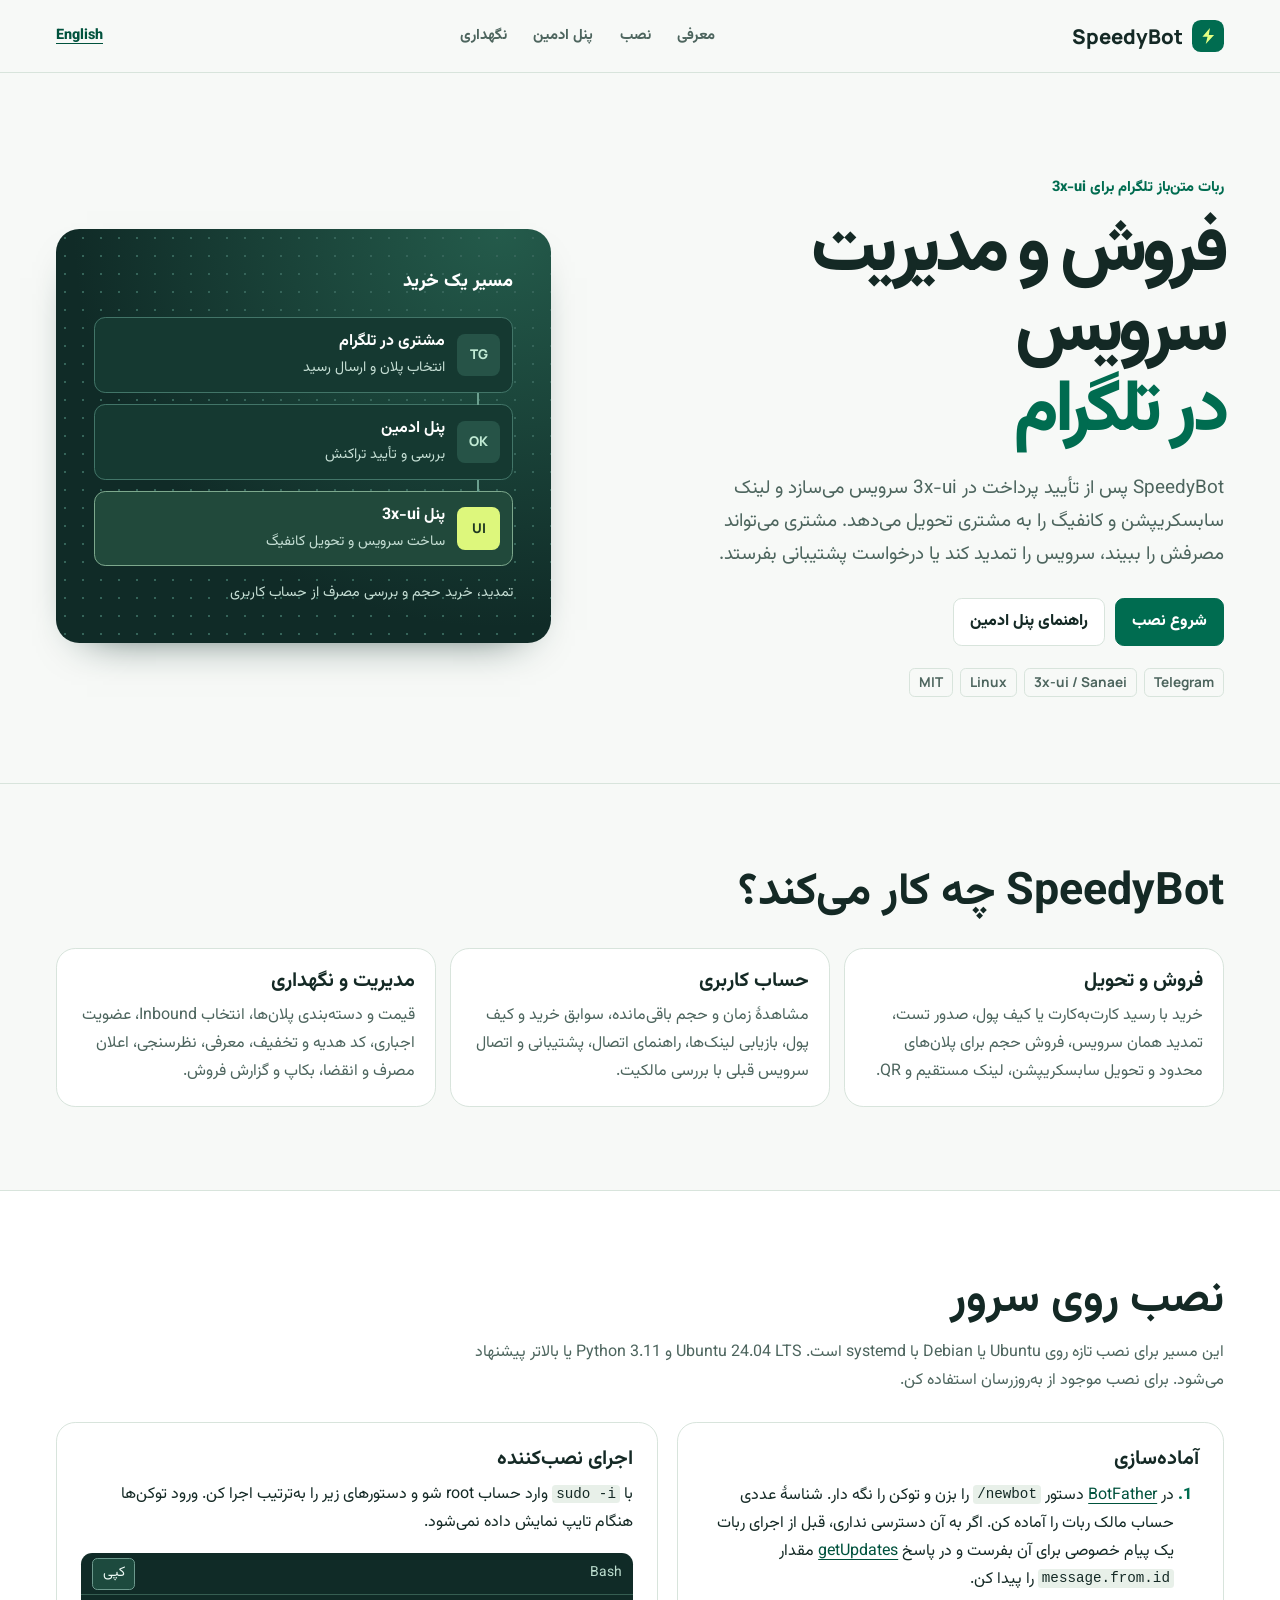
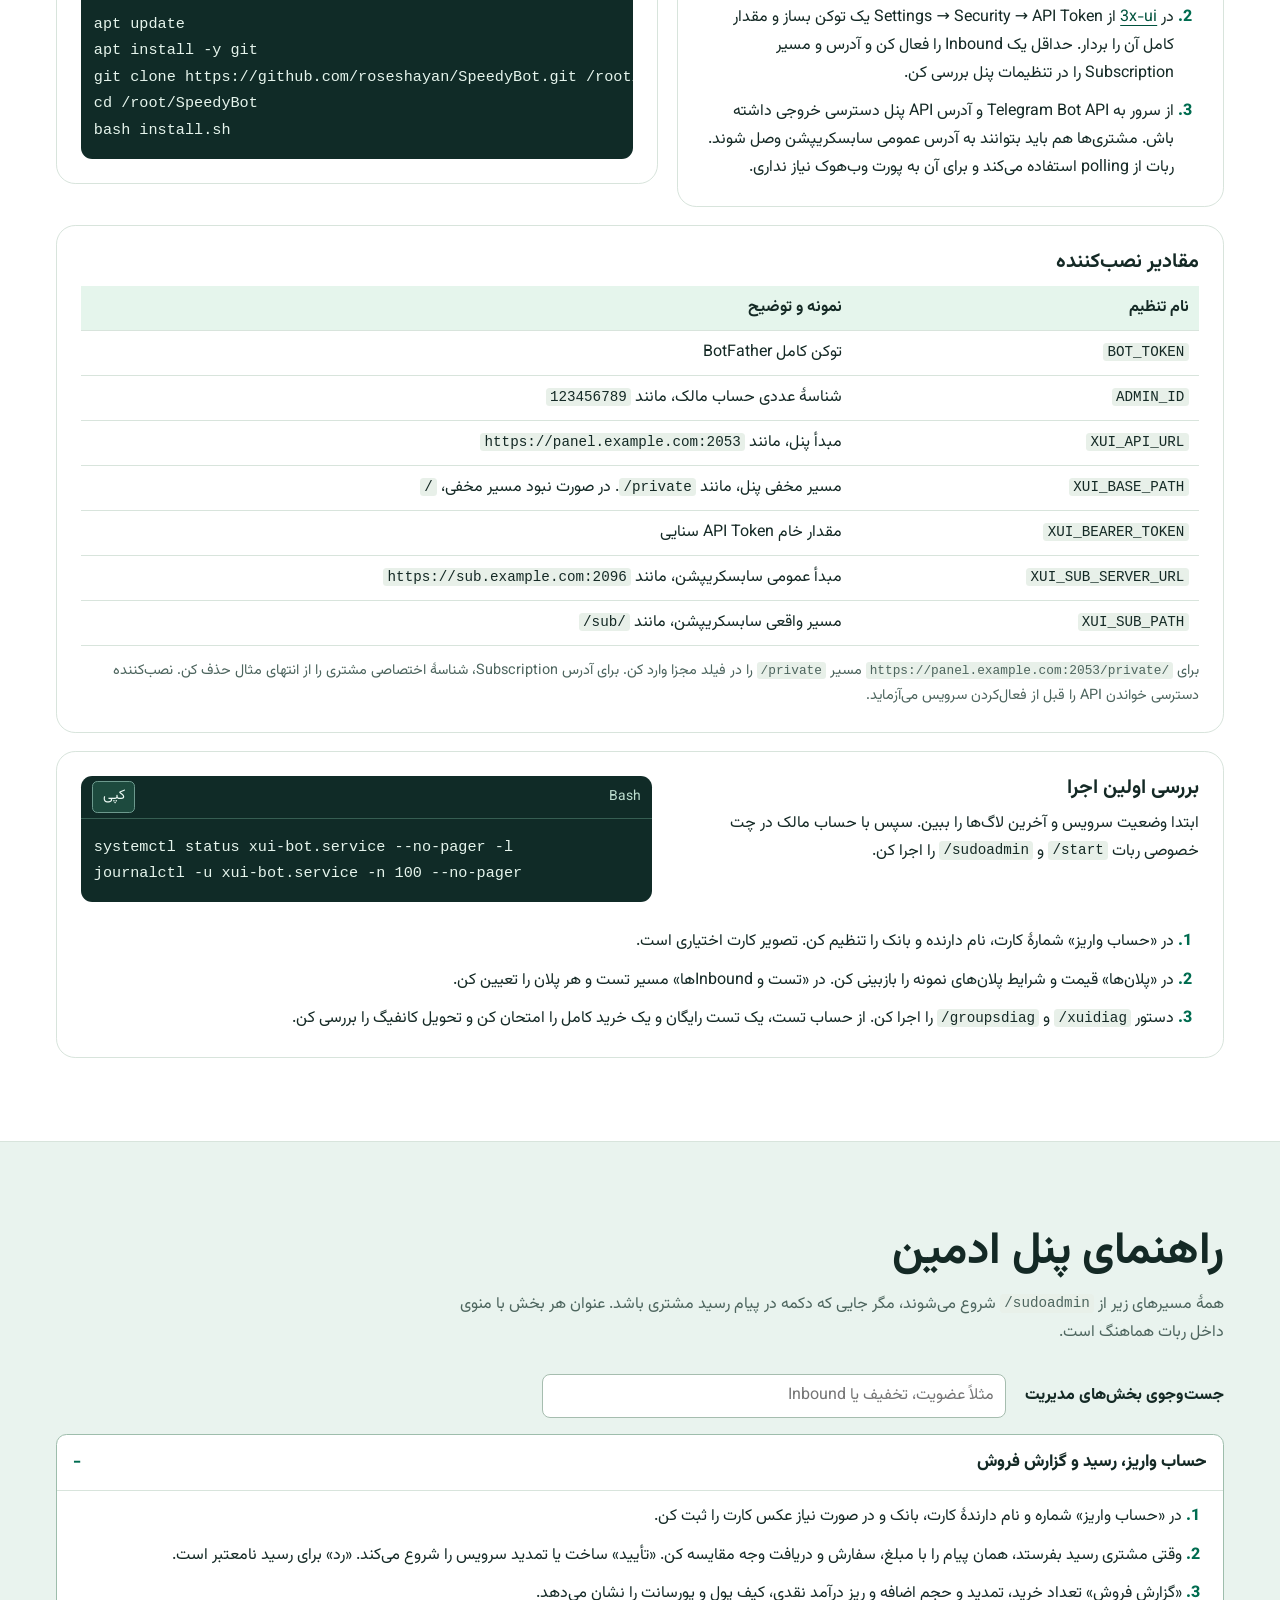
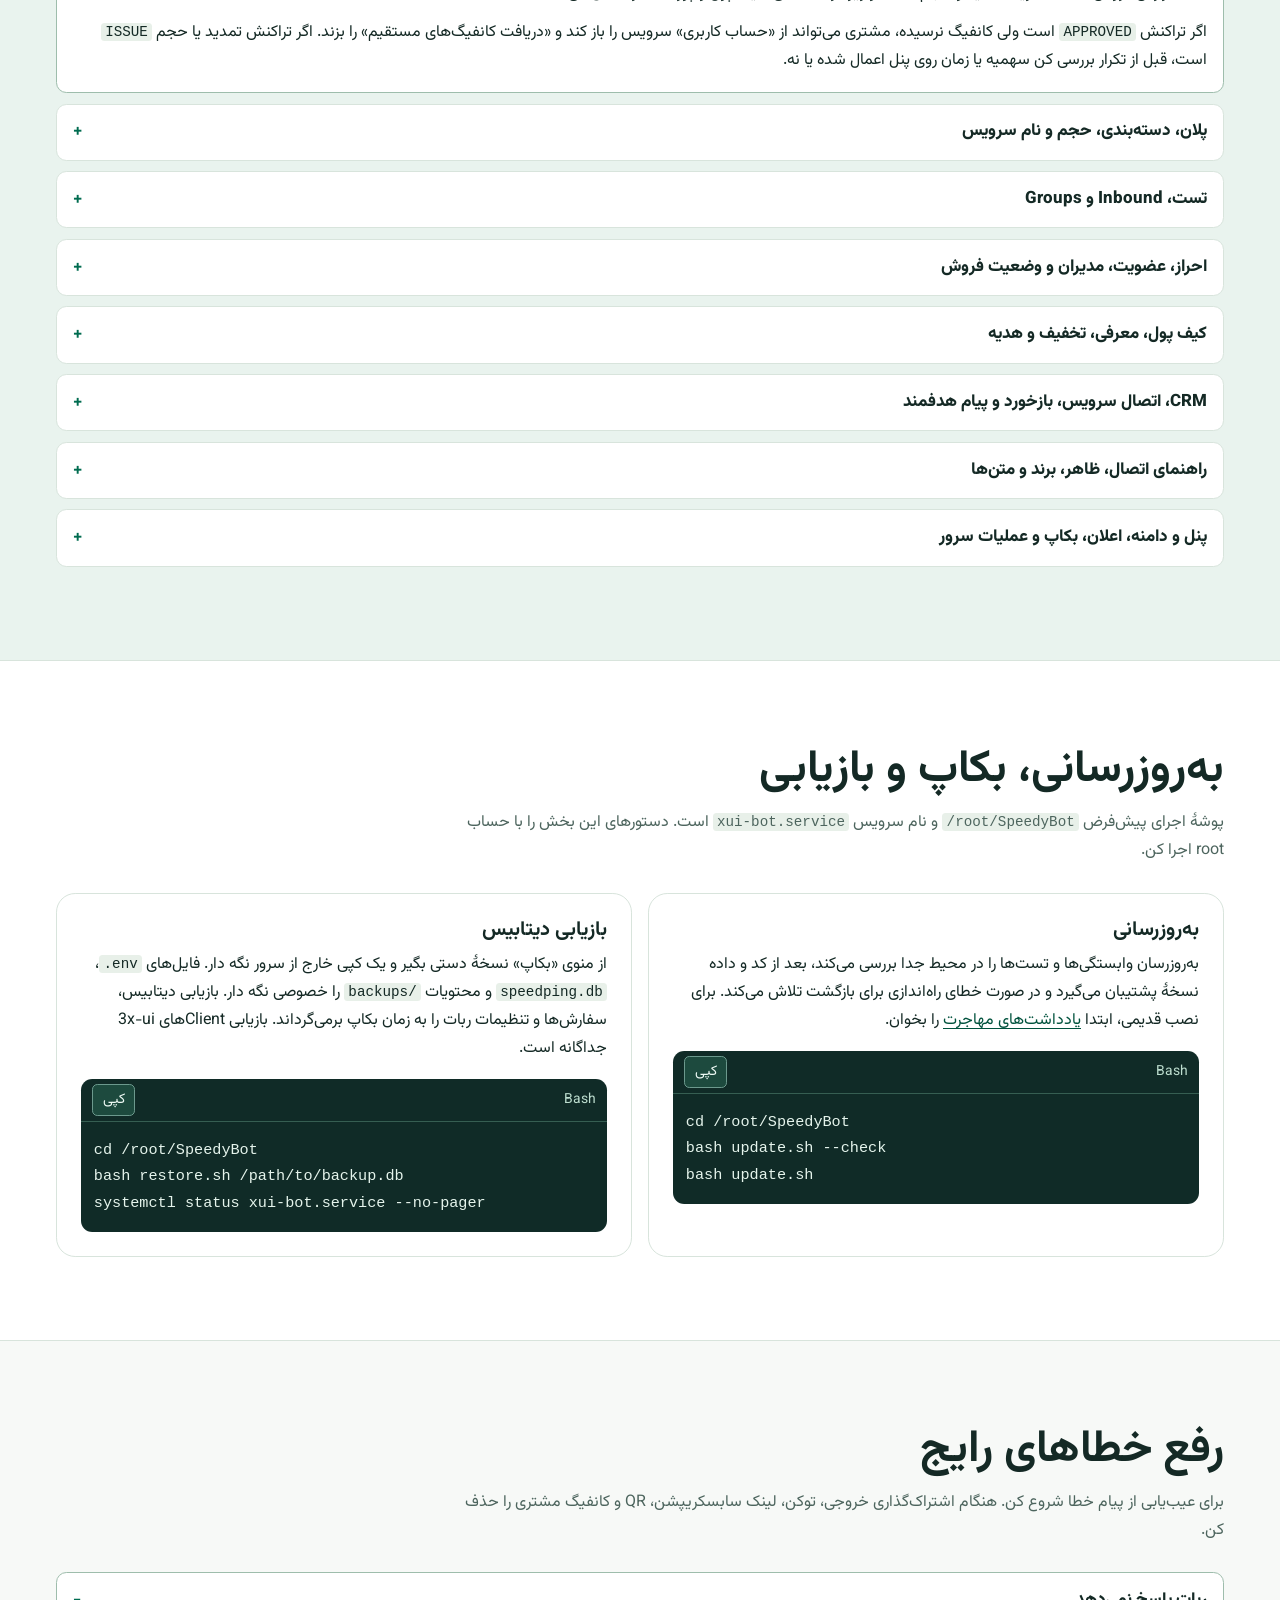
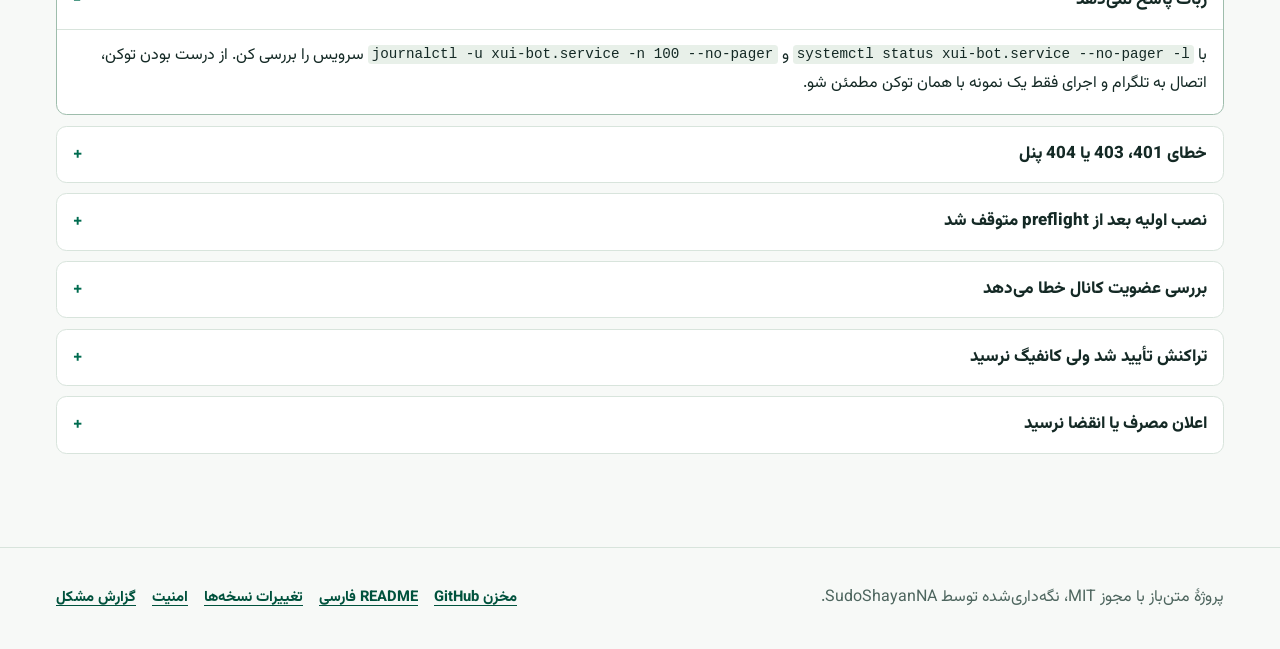
<file: docs/index.html>
<!doctype html>
<html lang="fa" dir="rtl">
<head>
  <meta charset="utf-8">
  <meta name="viewport" content="width=device-width, initial-scale=1">
  <title>SpeedyBot | ربات فروش تلگرام برای 3x-ui</title>
  <meta name="description" content="راهنمای فارسی SpeedyBot، ربات متن‌باز فروش و مدیریت اشتراک 3x-ui در تلگرام. نصب روی Ubuntu، تنظیم API و آموزش پنل ادمین، بکاپ و رفع خطا.">
  <meta name="theme-color" content="#f7f9f7">
  <link rel="canonical" href="https://roseshayan.github.io/SpeedyBot/">
  <link rel="alternate" hreflang="fa" href="https://roseshayan.github.io/SpeedyBot/">
  <link rel="alternate" hreflang="en" href="https://roseshayan.github.io/SpeedyBot/en/">
  <link rel="alternate" hreflang="x-default" href="https://roseshayan.github.io/SpeedyBot/">
  <meta property="og:type" content="website">
  <meta property="og:site_name" content="SpeedyBot">
  <meta property="og:title" content="SpeedyBot | ربات فروش تلگرام برای 3x-ui">
  <meta property="og:description" content="راهنمای فارسی SpeedyBot، ربات متن‌باز فروش و مدیریت اشتراک 3x-ui در تلگرام. نصب روی Ubuntu، تنظیم API و آموزش پنل ادمین، بکاپ و رفع خطا.">
  <meta property="og:url" content="https://roseshayan.github.io/SpeedyBot/">
  <meta property="og:locale" content="fa_IR">
  <meta property="og:locale:alternate" content="en_US">
  <meta name="twitter:card" content="summary">
  <meta name="twitter:title" content="SpeedyBot | ربات فروش تلگرام برای 3x-ui">
  <meta name="twitter:description" content="راهنمای فارسی SpeedyBot، ربات متن‌باز فروش و مدیریت اشتراک 3x-ui در تلگرام. نصب روی Ubuntu، تنظیم API و آموزش پنل ادمین، بکاپ و رفع خطا.">
  <link rel="preconnect" href="https://fonts.googleapis.com">
  <link rel="preconnect" href="https://fonts.gstatic.com" crossorigin>
  <link rel="stylesheet" href="https://fonts.googleapis.com/css2?family=Manrope:wght@700;800&amp;family=Vazirmatn:wght@400;500;600;700;800&amp;display=swap">
  <link rel="stylesheet" href="assets/site.css">
  <script type="application/ld+json">
{
  "@context": "https://schema.org",
  "@type": "SoftwareApplication",
  "name": "SpeedyBot",
  "description": "راهنمای فارسی SpeedyBot، ربات متن‌باز فروش و مدیریت اشتراک 3x-ui در تلگرام. نصب روی Ubuntu، تنظیم API و آموزش پنل ادمین، بکاپ و رفع خطا.",
  "url": "https://roseshayan.github.io/SpeedyBot/",
  "inLanguage": "fa",
  "operatingSystem": "Linux",
  "applicationCategory": "BusinessApplication",
  "softwareHelp": "https://roseshayan.github.io/SpeedyBot/#install",
  "installUrl": "https://roseshayan.github.io/SpeedyBot/#install",
  "isAccessibleForFree": true,
  "offers": {
    "@type": "Offer",
    "price": "0",
    "priceCurrency": "USD",
    "url": "https://github.com/roseshayan/SpeedyBot"
  },
  "license": "https://github.com/roseshayan/SpeedyBot/blob/main/LICENSE",
  "author": {
    "@type": "Person",
    "name": "SudoShayanNA",
    "url": "https://github.com/roseshayan/SpeedyBot/blob/main/AUTHOR.md"
  },
  "sameAs": "https://github.com/roseshayan/SpeedyBot"
}
  </script>
  <script src="assets/site.js" defer></script>
</head>
<body>
  <a class="skip" href="#main">رفتن به محتوای اصلی</a>
  <header class="topbar">
    <div class="wrap">
      <a class="brand" href="./" aria-label="SpeedyBot">
        <span class="brand-mark" aria-hidden="true"></span><bdi lang="en">SpeedyBot</bdi>
      </a>
      <nav aria-label="بخش‌های راهنما">
        <a href="#overview">معرفی</a>
        <a href="#install">نصب</a>
        <a href="#admin">پنل ادمین</a>
        <a href="#operations">نگهداری</a>
      </nav>
      <a class="language" href="en/" hreflang="en" lang="en">English</a>
    </div>
  </header>

  <main id="main" tabindex="-1">
    <section class="hero" aria-labelledby="hero-title">
      <div class="wrap hero-layout">
        <div>
          <p class="eyebrow">ربات متن‌باز تلگرام برای 3x-ui</p>
          <h1 id="hero-title">فروش و مدیریت سرویس <span>در تلگرام</span></h1>
          <p class="hero-text">SpeedyBot پس از تأیید پرداخت در 3x-ui سرویس می‌سازد و لینک سابسکریپشن و کانفیگ را به مشتری تحویل می‌دهد. مشتری می‌تواند مصرفش را ببیند، سرویس را تمدید کند یا درخواست پشتیبانی بفرستد.</p>
          <div class="actions">
            <a class="button button-primary" href="#install">شروع نصب</a>
            <a class="button" href="#admin">راهنمای پنل ادمین</a>
          </div>
          <ul class="stack" lang="en"><li>Telegram</li><li>3x-ui / Sanaei</li><li>Linux</li><li>MIT</li></ul>
        </div>
        <figure class="flow">
          <figcaption>مسیر یک خرید</figcaption>
          <ol>
            <li><span class="flow-icon" aria-hidden="true">TG</span><span><strong>مشتری در تلگرام</strong><small>انتخاب پلان و ارسال رسید</small></span></li>
            <li><span class="flow-icon" aria-hidden="true">OK</span><span><strong>پنل ادمین</strong><small>بررسی و تأیید تراکنش</small></span></li>
            <li><span class="flow-icon" aria-hidden="true">UI</span><span><strong>پنل 3x-ui</strong><small>ساخت سرویس و تحویل کانفیگ</small></span></li>
          </ol>
          <p class="flow-foot">تمدید، خرید حجم و بررسی مصرف از حساب کاربری</p>
        </figure>
      </div>
    </section>

    <section class="section" id="overview" aria-labelledby="features-title">
      <div class="wrap">
        <div class="section-head"><h2 id="features-title">SpeedyBot چه کار می‌کند؟</h2></div>
        <div class="features">
          <article class="feature"><h3>فروش و تحویل</h3><p>خرید با رسید کارت‌به‌کارت یا کیف پول، صدور تست، تمدید همان سرویس، فروش حجم برای پلان‌های محدود و تحویل سابسکریپشن، لینک مستقیم و QR.</p></article>
          <article class="feature"><h3>حساب کاربری</h3><p>مشاهدهٔ زمان و حجم باقی‌مانده، سوابق خرید و کیف پول، بازیابی لینک‌ها، راهنمای اتصال، پشتیبانی و اتصال سرویس قبلی با بررسی مالکیت.</p></article>
          <article class="feature"><h3>مدیریت و نگهداری</h3><p>قیمت و دسته‌بندی پلان‌ها، انتخاب Inbound، عضویت اجباری، کد هدیه و تخفیف، معرفی، نظرسنجی، اعلان مصرف و انقضا، بکاپ و گزارش فروش.</p></article>
        </div>
      </div>
    </section>

    <section class="section section-white" id="install" aria-labelledby="install-title">
      <div class="wrap">
        <header class="section-head"><h2 id="install-title">نصب روی سرور</h2><p class="lead">این مسیر برای نصب تازه روی Ubuntu یا Debian با systemd است. Ubuntu 24.04 LTS و Python 3.11 یا بالاتر پیشنهاد می‌شود. برای نصب موجود از به‌روزرسان استفاده کن.</p></header>
        <div class="install-layout">
          <article class="panel">
            <h3>آماده‌سازی</h3>
            <ol>
              <li>در <a href="https://t.me/BotFather">BotFather</a> دستور <code>/newbot</code> را بزن و توکن را نگه دار. شناسهٔ عددی حساب مالک ربات را آماده کن. اگر به آن دسترسی نداری، قبل از اجرای ربات یک پیام خصوصی برای آن بفرست و در پاسخ <a href="https://core.telegram.org/bots/api#getupdates">getUpdates</a> مقدار <code>message.from.id</code> را پیدا کن.</li>
              <li>در <a href="https://github.com/MHSanaei/3x-ui"><bdi>3x-ui</bdi></a> از <bdi>Settings → Security → API Token</bdi> یک توکن بساز و مقدار کامل آن را بردار. حداقل یک Inbound را فعال کن و آدرس و مسیر Subscription را در تنظیمات پنل بررسی کن.</li>
              <li>از سرور به Telegram Bot API و آدرس API پنل دسترسی خروجی داشته باش. مشتری‌ها هم باید بتوانند به آدرس عمومی سابسکریپشن وصل شوند. ربات از polling استفاده می‌کند و برای آن به پورت وب‌هوک نیاز نداری.</li>
            </ol>
          </article>
          <article class="panel">
            <h3>اجرای نصب‌کننده</h3>
            <p>با <code>sudo -i</code> وارد حساب root شو و دستورهای زیر را به‌ترتیب اجرا کن. ورود توکن‌ها هنگام تایپ نمایش داده نمی‌شود.</p>
            <div class="terminal">
              <div class="terminal-head"><span lang="en">Bash</span><button type="button" class="copy" hidden data-label="کپی" data-copied="کپی شد" data-selected="متن انتخاب شد">کپی</button></div>
              <pre><code>apt update
apt install -y git
git clone https://github.com/roseshayan/SpeedyBot.git /root/SpeedyBot
cd /root/SpeedyBot
bash install.sh</code></pre>
            </div>
          </article>
        </div>
        <article class="panel">
          <h3>مقادیر نصب‌کننده</h3>
          <div class="table-scroll">
            <table>
              <thead><tr><th scope="col">نام تنظیم</th><th scope="col">نمونه و توضیح</th></tr></thead>
              <tbody>
                <tr><td><code>BOT_TOKEN</code></td><td>توکن کامل BotFather</td></tr>
                <tr><td><code>ADMIN_ID</code></td><td>شناسهٔ عددی حساب مالک، مانند <code>123456789</code></td></tr>
                <tr><td><code>XUI_API_URL</code></td><td>مبدأ پنل، مانند <code>https://panel.example.com:2053</code></td></tr>
                <tr><td><code>XUI_BASE_PATH</code></td><td>مسیر مخفی پنل، مانند <code>/private</code>. در صورت نبود مسیر مخفی، <code>/</code></td></tr>
                <tr><td><code>XUI_BEARER_TOKEN</code></td><td>مقدار خام API Token سنایی</td></tr>
                <tr><td><code>XUI_SUB_SERVER_URL</code></td><td>مبدأ عمومی سابسکریپشن، مانند <code>https://sub.example.com:2096</code></td></tr>
                <tr><td><code>XUI_SUB_PATH</code></td><td>مسیر واقعی سابسکریپشن، مانند <code>/sub/</code></td></tr>
              </tbody>
            </table>
          </div>
          <p class="table-note">برای <code>https://panel.example.com:2053/private/</code> مسیر <code>/private</code> را در فیلد مجزا وارد کن. برای آدرس Subscription، شناسهٔ اختصاصی مشتری را از انتهای مثال حذف کن. نصب‌کننده دسترسی خواندن API را قبل از فعال‌کردن سرویس می‌آزماید.</p>
        </article>
        <article class="panel first-run">
          <div><h3>بررسی اولین اجرا</h3><p>ابتدا وضعیت سرویس و آخرین لاگ‌ها را ببین. سپس با حساب مالک در چت خصوصی ربات <code>/start</code> و <code>/sudoadmin</code> را اجرا کن.</p></div>
          <div class="terminal">
              <div class="terminal-head"><span lang="en">Bash</span><button type="button" class="copy" hidden data-label="کپی" data-copied="کپی شد" data-selected="متن انتخاب شد">کپی</button></div>
              <pre><code>systemctl status xui-bot.service --no-pager -l
journalctl -u xui-bot.service -n 100 --no-pager</code></pre>
            </div>
          <ol>
              <li>در «حساب واریز» شمارهٔ کارت، نام دارنده و بانک را تنظیم کن. تصویر کارت اختیاری است.</li>
              <li>در «پلان‌ها» قیمت و شرایط پلان‌های نمونه را بازبینی کن. در «تست و Inboundها» مسیر تست و هر پلان را تعیین کن.</li>
              <li>دستور <code>/xuidiag</code> و <code>/groupsdiag</code> را اجرا کن. از حساب تست، یک تست رایگان و یک خرید کامل را امتحان کن و تحویل کانفیگ را بررسی کن.</li>
            </ol>
        </article>
      </div>
    </section>

    <section class="section admin" id="admin" aria-labelledby="admin-title">
      <div class="wrap">
        <header class="section-head"><h2 id="admin-title">راهنمای پنل ادمین</h2><p class="lead">همهٔ مسیرهای زیر از <code>/sudoadmin</code> شروع می‌شوند، مگر جایی که دکمه در پیام رسید مشتری باشد. عنوان هر بخش با منوی داخل ربات هماهنگ است.</p></header>
        <div class="admin-tools" hidden>
          <label for="admin-search">جست‌وجوی بخش‌های مدیریت</label>
          <input id="admin-search" type="search" placeholder="مثلاً عضویت، تخفیف یا Inbound">
        </div>
        <p id="admin-empty" role="status" hidden>بخش مرتبطی پیدا نشد.</p>
        <details id="payments" open>
          <summary>حساب واریز، رسید و گزارش فروش</summary>
          <div class="detail">
            <ol><li>در «حساب واریز» شماره و نام دارندهٔ کارت، بانک و در صورت نیاز عکس کارت را ثبت کن.</li>
            <li>وقتی مشتری رسید بفرستد، همان پیام را با مبلغ، سفارش و دریافت وجه مقایسه کن. «تأیید» ساخت یا تمدید سرویس را شروع می‌کند. «رد» برای رسید نامعتبر است.</li>
            <li>«گزارش فروش» تعداد خرید، تمدید و حجم اضافه و ریز درآمد نقدی، کیف پول و پورسانت را نشان می‌دهد.</li></ol><p>اگر تراکنش <code>APPROVED</code> است ولی کانفیگ نرسیده، مشتری می‌تواند از «حساب کاربری» سرویس را باز کند و «دریافت کانفیگ‌های مستقیم» را بزند. اگر تراکنش تمدید یا حجم <code>ISSUE</code> است، قبل از تکرار بررسی کن سهمیه یا زمان روی پنل اعمال شده یا نه.</p>
          </div>
        </details>
        <details id="plans">
          <summary>پلان، دسته‌بندی، حجم و نام سرویس</summary>
          <div class="detail">
            <ol><li>در «پلان‌ها» قیمت به تومان، حجم برحسب GB، مدت به روز و IP Limit را وارد کن. مقدار <code>0</code> برای حجم یعنی نامحدود. مثال افزودن پلان را پایین ببین.</li>
            <li>در ویرایش پلان، ID را اول خط بگذار. از «دسته‌بندی پلان‌ها» دسته بساز و ID پلان را به آن اختصاص بده.</li>
            <li>بستهٔ حجم اضافه را از «پلان‌ها» تعریف کن. برای پلان نامحدود گزینهٔ خرید حجم نمایش داده نمی‌شود. همان‌جا می‌توانی روش نام‌گذاری سرویس را کنترل کنی.</li>
            <li>پلان دارای سابقهٔ تراکنش را غیرفعال کن تا تاریخچهٔ خرید حفظ شود.</li></ol><p><code class="example">ماهانه دوکاربره | 350000 | 30 | 30 | 2</code></p>
          </div>
        </details>
        <details id="trial">
          <summary>تست، Inbound و Groups</summary>
          <div class="detail">
            <ul><li>«تست و Inboundها» برای خاموش یا روشن کردن تست، تعیین حجم/مدت/IP پیش‌فرض و انتخاب Inbound برای تست یا هر پلان است. بازنشانی انتخاب، همهٔ Inboundهای فعال را برمی‌گرداند.</li>
            <li>پیش از اولین تست کاربر در «تست اختصاصی» فرمت <bdi><code>Telegram ID | GB | Days | IP Limit | Note</code></bdi> را وارد کن.</li>
            <li>«Groups» تعداد کلاینت‌ها را از پنل می‌خواند. گزینهٔ ساخت و همگام‌سازی، گروه‌های مورد نیاز را ایجاد می‌کند؛ پیش‌فرض مشتریان پولی <code>Customers</code> و تست‌ها <code>Trial</code> است.</li></ul>
          </div>
        </details>
        <details id="membership">
          <summary>احراز، عضویت، مدیران و وضعیت فروش</summary>
          <div class="detail">
            <ul><li>در «احراز و عضویت» می‌توانی درخواست شمارهٔ تلگرام کاربر را برای خرید فعال کنی. برای عضویت، ربات را ادمین کانال کن و <code>@channel</code> یا لینک عمومی را وارد کن. برای کانال خصوصی از <code>-1001234567890 | https://t.me/+InviteLink</code> با مقادیر واقعی استفاده کن.</li>
            <li>«بررسی دسترسی ربات» را بزن، سپس عضویت را فعال کن و با یک عضو و یک غیرعضو امتحان کن.</li>
            <li>افزودن و حذف مدیر با شناسهٔ عددی از حساب مالک انجام می‌شود. «لیست سیاه» خرید و تست کاربر را محدود می‌کند؛ «غیرفعال‌کردن کاربر» او را از فهرست کاربران فعال پیام همگانی خارج می‌کند.</li>
            <li>«وضعیت فروش» حالت عادی، توقف خرید/تمدید/حجم یا تعمیرات را کنترل می‌کند. در تعمیرات صدور تست هم متوقف می‌شود. حساب، راهنما و پشتیبانی همچنان در دسترس‌اند.</li></ul>
          </div>
        </details>
        <details id="rewards">
          <summary>کیف پول، معرفی، تخفیف و هدیه</summary>
          <div class="detail">
            <ul><li>از «همکاری در فروش» برنامهٔ معرفی، درصد پورسانت، کاربران برتر و اصلاح موجودی کیف پول را مدیریت کن. نمونهٔ تعدیل کیف پول <code>123456789 | 50000</code> است. مقدار منفی از موجودی کم می‌کند.</li>
            <li>در «کد و پاداش» کش‌بک را روشن یا خاموش کن و درصد را تنظیم کن. کد تخفیف مبلغی یا درصدی می‌تواند سقف استفاده، حداقل خرید و زمان انقضا داشته باشد.</li>
            <li>کد هدیه کیف پول مشتری را شارژ می‌کند. ترتیب فیلدها در ربات نمایش داده می‌شود.</li></ul><p>نمونهٔ تخفیف درصدی <code class="example">WELCOME20 | percent | 20 | 200000 | 100 | 30</code></p><p>نمونهٔ شارژ کیف پول <code class="example">GIFT50 | 50000 | 20 | 30</code></p>
          </div>
        </details>
        <details id="crm">
          <summary>CRM، اتصال سرویس، بازخورد و پیام هدفمند</summary>
          <div class="detail">
            <ul><li>در CRM نظرسنجی منبع آشنایی، پیگیری بعد از پایان تست و تعداد ساعت تأخیر را تنظیم کن. کاربری که تا زمان پیگیری خرید کرده دوباره پیام پیگیری تست نمی‌گیرد.</li>
            <li>برای اتصال سرویس قدیمی، مشتری نام Client را از حساب کاربری می‌دهد. اگر <code>tgId</code> با حساب مشتری یکی باشد اتصال خودکار است. در غیر این صورت درخواست تأیید ادمین را قبل از اجازه بررسی کن.</li>
            <li>«بازخورد مشتری» امتیاز و نظرها را نشان می‌دهد. در «پیام هدفمند» گروه مخاطبان، مانند مشتریان خریدار یا کاربران تستِ بدون خرید، را انتخاب و پیام را ارسال کن.</li></ul>
          </div>
        </details>
        <details id="appearance">
          <summary>راهنمای اتصال، ظاهر، برند و متن‌ها</summary>
          <div class="detail">
            <ul><li>در «راهنمای اتصال» سیستم‌عامل را انتخاب کن و متن، عکس یا ویدیو اضافه کن. ترتیب را تنظیم کن و پیش‌نمایش کاربر را ببین.</li>
            <li>«متن‌ها و FAQ» پیام خوش‌آمد و سؤالات رایج را ویرایش می‌کند. «برند و منوی مشتری» نام برند و دکمه‌های قابل مشاهده را کنترل می‌کند.</li>
            <li>در «ظاهر و دکمه‌ها» سبک دکمه و Custom Emoji را تنظیم کن. با <code>/emojiid</code> شناسه را پیدا کن و از تست داخل ربات استفاده کن.</li>
            <li>«سرور مجازی ساعتی» صفحهٔ معرفی سرویس میزبانی است. کار نصب و مدیریت VPS خارج از ربات انجام می‌شود.</li></ul>
          </div>
        </details>
        <details id="panel-ops">
          <summary>پنل و دامنه، اعلان، بکاپ و عملیات سرور</summary>
          <div class="detail">
            <ul><li>برای تغییر API، مسیر مخفی، توکن یا آدرس Subscription از «پنل و دامنه (.env)» استفاده کن. قبل از قبول خرید جدید تست اتصال زنده را اجرا کن. برای تغییر دامنه، از گزینهٔ تعویض دامنه برای به‌روزرسانی آدرس‌های ذخیره‌شده استفاده کن.</li>
            <li>«اعلان سرویس» وضعیت پایش حجم و انقضا را نشان می‌دهد؛ می‌توانی پایش را روشن، خاموش یا همان لحظه اجرا کنی. «وضعیت سرور» مصرف CPU، رم، دیسک و وضعیت Xray را از پنل می‌خواند.</li>
            <li>«بکاپ» ساخت نسخهٔ دستی، زمان‌بندی خودکار، ارسال تلگرامی و بازیابی SQLite را پوشش می‌دهد. «Snapshot پنل» خروجی JSON فقط‌خواندنی پنل است. «Audit Log» رخدادهای مدیریتی را نمایش می‌دهد و می‌تواند آن‌ها را به چت خصوصی ارسال کند.</li>
            <li>«حذف از پنل» Client مشخص را در 3x-ui حذف می‌کند. قبل از اجرا نام دقیق Client و سفارش مرتبط را بررسی کن.</li></ul>
          </div>
        </details>
      </div>
    </section>

    <section class="section section-white" id="operations" aria-labelledby="operations-title">
      <div class="wrap">
        <header class="section-head"><h2 id="operations-title">به‌روزرسانی، بکاپ و بازیابی</h2><p class="lead">پوشهٔ اجرای پیش‌فرض <code>/root/SpeedyBot</code> و نام سرویس <code>xui-bot.service</code> است. دستورهای این بخش را با حساب root اجرا کن.</p></header>
        <div class="ops-grid">
          <article class="panel">
            <h3>به‌روزرسانی</h3>
            <p>به‌روزرسان وابستگی‌ها و تست‌ها را در محیط جدا بررسی می‌کند، بعد از کد و داده نسخهٔ پشتیبان می‌گیرد و در صورت خطای راه‌اندازی برای بازگشت تلاش می‌کند. برای نصب قدیمی، ابتدا <a href="https://github.com/roseshayan/SpeedyBot/blob/main/MIGRATION_NOTES.md">یادداشت‌های مهاجرت</a> را بخوان.</p>
            <div class="terminal">
              <div class="terminal-head"><span lang="en">Bash</span><button type="button" class="copy" hidden data-label="کپی" data-copied="کپی شد" data-selected="متن انتخاب شد">کپی</button></div>
              <pre><code>cd /root/SpeedyBot
bash update.sh --check
bash update.sh</code></pre>
            </div>
          </article>
          <article class="panel">
            <h3>بازیابی دیتابیس</h3>
            <p>از منوی «بکاپ» نسخهٔ دستی بگیر و یک کپی خارج از سرور نگه دار. فایل‌های <code>.env</code>، <code>speedping.db</code> و محتویات <code>backups/</code> را خصوصی نگه دار. بازیابی دیتابیس، سفارش‌ها و تنظیمات ربات را به زمان بکاپ برمی‌گرداند. بازیابی Clientهای 3x-ui جداگانه است.</p>
            <div class="terminal">
              <div class="terminal-head"><span lang="en">Bash</span><button type="button" class="copy" hidden data-label="کپی" data-copied="کپی شد" data-selected="متن انتخاب شد">کپی</button></div>
              <pre><code>cd /root/SpeedyBot
bash restore.sh /path/to/backup.db
systemctl status xui-bot.service --no-pager</code></pre>
            </div>
          </article>
        </div>
      </div>
    </section>

    <section class="section" id="troubleshooting" aria-labelledby="troubleshooting-title">
      <div class="wrap">
        <header class="section-head"><h2 id="troubleshooting-title">رفع خطاهای رایج</h2><p class="lead">برای عیب‌یابی از پیام خطا شروع کن. هنگام اشتراک‌گذاری خروجی، توکن، لینک سابسکریپشن، QR و کانفیگ مشتری را حذف کن.</p></header>
        <details id="help-1" open>
          <summary>ربات پاسخ نمی‌دهد</summary>
          <div class="detail">
            <p>با <code>systemctl status xui-bot.service --no-pager -l</code> و <code>journalctl -u xui-bot.service -n 100 --no-pager</code> سرویس را بررسی کن. از درست بودن توکن، اتصال به تلگرام و اجرای فقط یک نمونه با همان توکن مطمئن شو.</p>
          </div>
        </details>
        <details id="help-2">
          <summary>خطای 401، 403 یا 404 پنل</summary>
          <div class="detail">
            <p><code>/xuidiag</code> یا «تست اتصال زنده» را اجرا کن. برای 401 یا 403، مقدار توکن و دسترسی API را بررسی کن. برای 404، Base URL، مسیر مخفی و مسیر‌دهی پراکسی معکوس را جدا بررسی کن.</p>
          </div>
        </details>
        <details id="help-3">
          <summary>نصب اولیه بعد از preflight متوقف شد</summary>
          <div class="detail">
            <p>در نصب تازه ممکن است <code>.env</code> پیش از بررسی اتصال ذخیره شده باشد. اگر سرویس هنوز ایجاد نشده، فایل را با دسترسی خصوصی به نام پشتیبان منتقل کن و نصب را با اطلاعات درست دوباره اجرا کن. برای سرویس در حال کار از مسیر تنظیمات و به‌روزرسان استفاده کن.</p>
          </div>
        </details>
        <details id="help-4">
          <summary>بررسی عضویت کانال خطا می‌دهد</summary>
          <div class="detail">
            <p>در «احراز و عضویت» روی «بررسی دسترسی ربات» بزن. اگر خطای دسترسی یا شناسه می‌بینی، ربات را در همان کانال ادمین کن و برای کانال خصوصی Chat ID عددی را بگذار. دکمهٔ «بررسی مجدد عضویت» را با حساب مشتری هم امتحان کن.</p>
          </div>
        </details>
        <details id="help-5">
          <summary>تراکنش تأیید شد ولی کانفیگ نرسید</summary>
          <div class="detail">
            <p>مشتری می‌تواند از «حساب کاربری» ← سرویس ← «دریافت کانفیگ‌های مستقیم» دوباره لینک‌ها را بگیرد. اگر لینک دریافتی آدرس اشتباه دارد، آن را با Copy URL در 3x-ui مقایسه و Share Address / Public Host همان Inbound را بررسی کن.</p>
          </div>
        </details>
        <details id="help-6">
          <summary>اعلان مصرف یا انقضا نرسید</summary>
          <div class="detail">
            <p>از «اعلان سرویس» گزینهٔ بررسی همین الان یا دستور <code>/notifydiag</code> را اجرا کن و تعداد سرویس‌های پیدا‌شده و خطاها را ببین. برای بررسی گروه‌های پنل <code>/groupsdiag</code> را اجرا کن.</p>
          </div>
        </details>
      </div>
    </section>
  </main>

  <footer>
    <div class="wrap">
      <p>پروژهٔ متن‌باز با مجوز MIT، نگه‌داری‌شده توسط SudoShayanNA.</p>
      <nav aria-label="منابع پروژه">
        <a href="https://github.com/roseshayan/SpeedyBot">مخزن GitHub</a>
        <a href="https://github.com/roseshayan/SpeedyBot/blob/main/README_FA.md">README فارسی</a>
        <a href="https://github.com/roseshayan/SpeedyBot/blob/main/CHANGELOG.md">تغییرات نسخه‌ها</a>
        <a href="https://github.com/roseshayan/SpeedyBot/blob/main/SECURITY.md">امنیت</a>
        <a href="https://github.com/roseshayan/SpeedyBot/issues">گزارش مشکل</a>
      </nav>
    </div>
  </footer>
  <div id="clipboard-status" class="visually-hidden" role="status"></div>
</body>
</html>
</file>
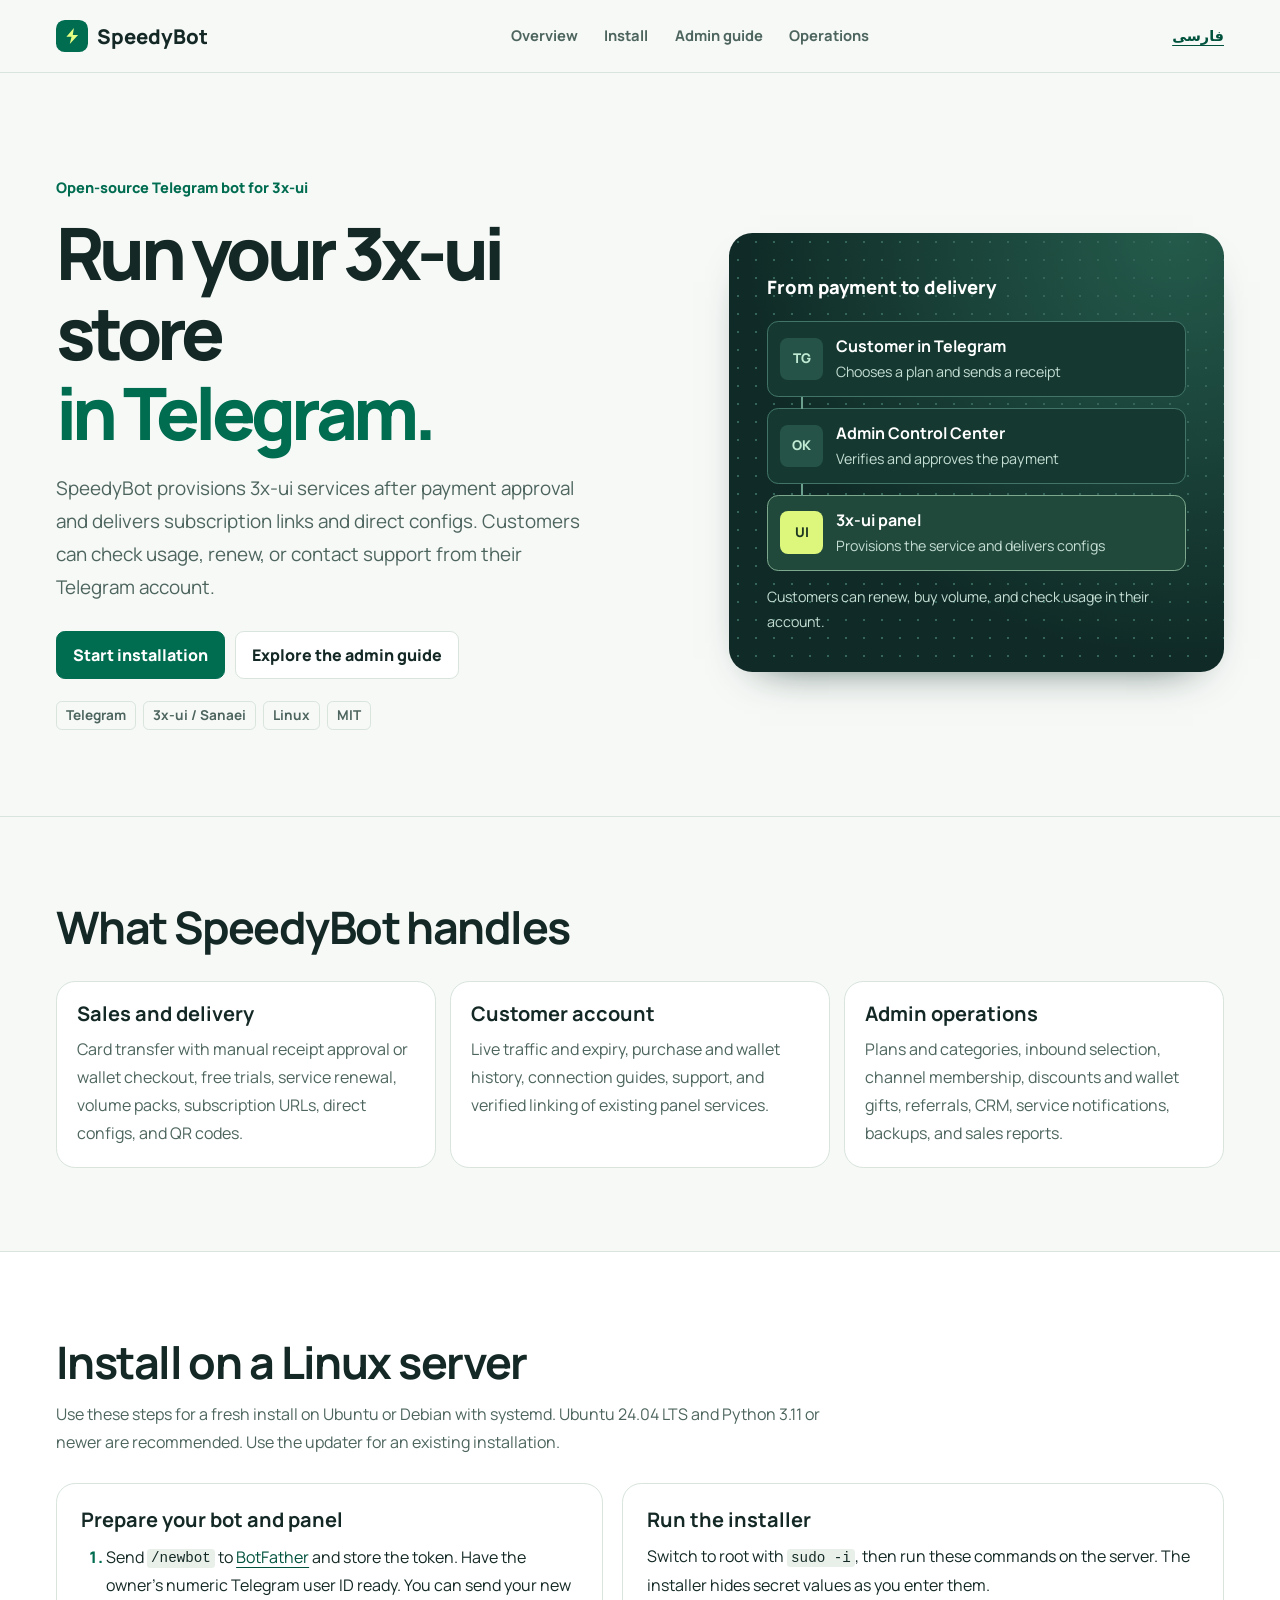
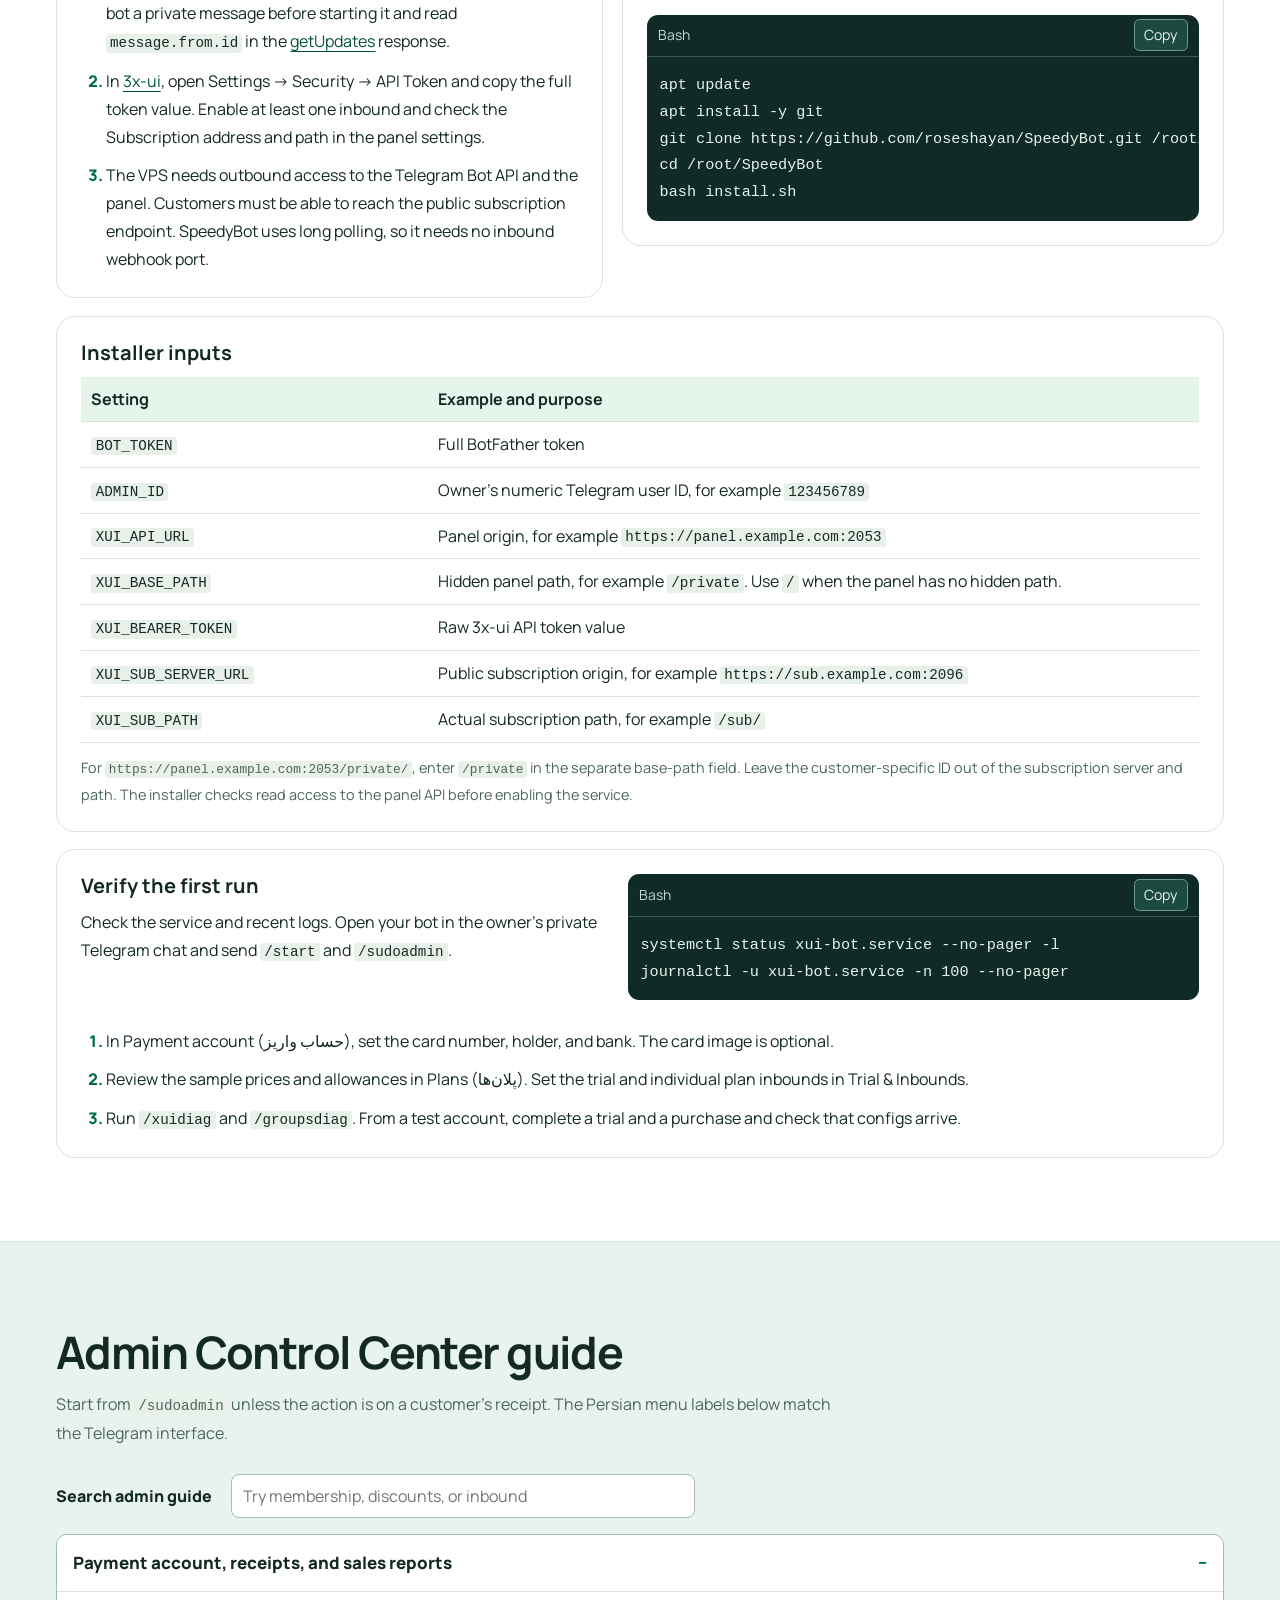
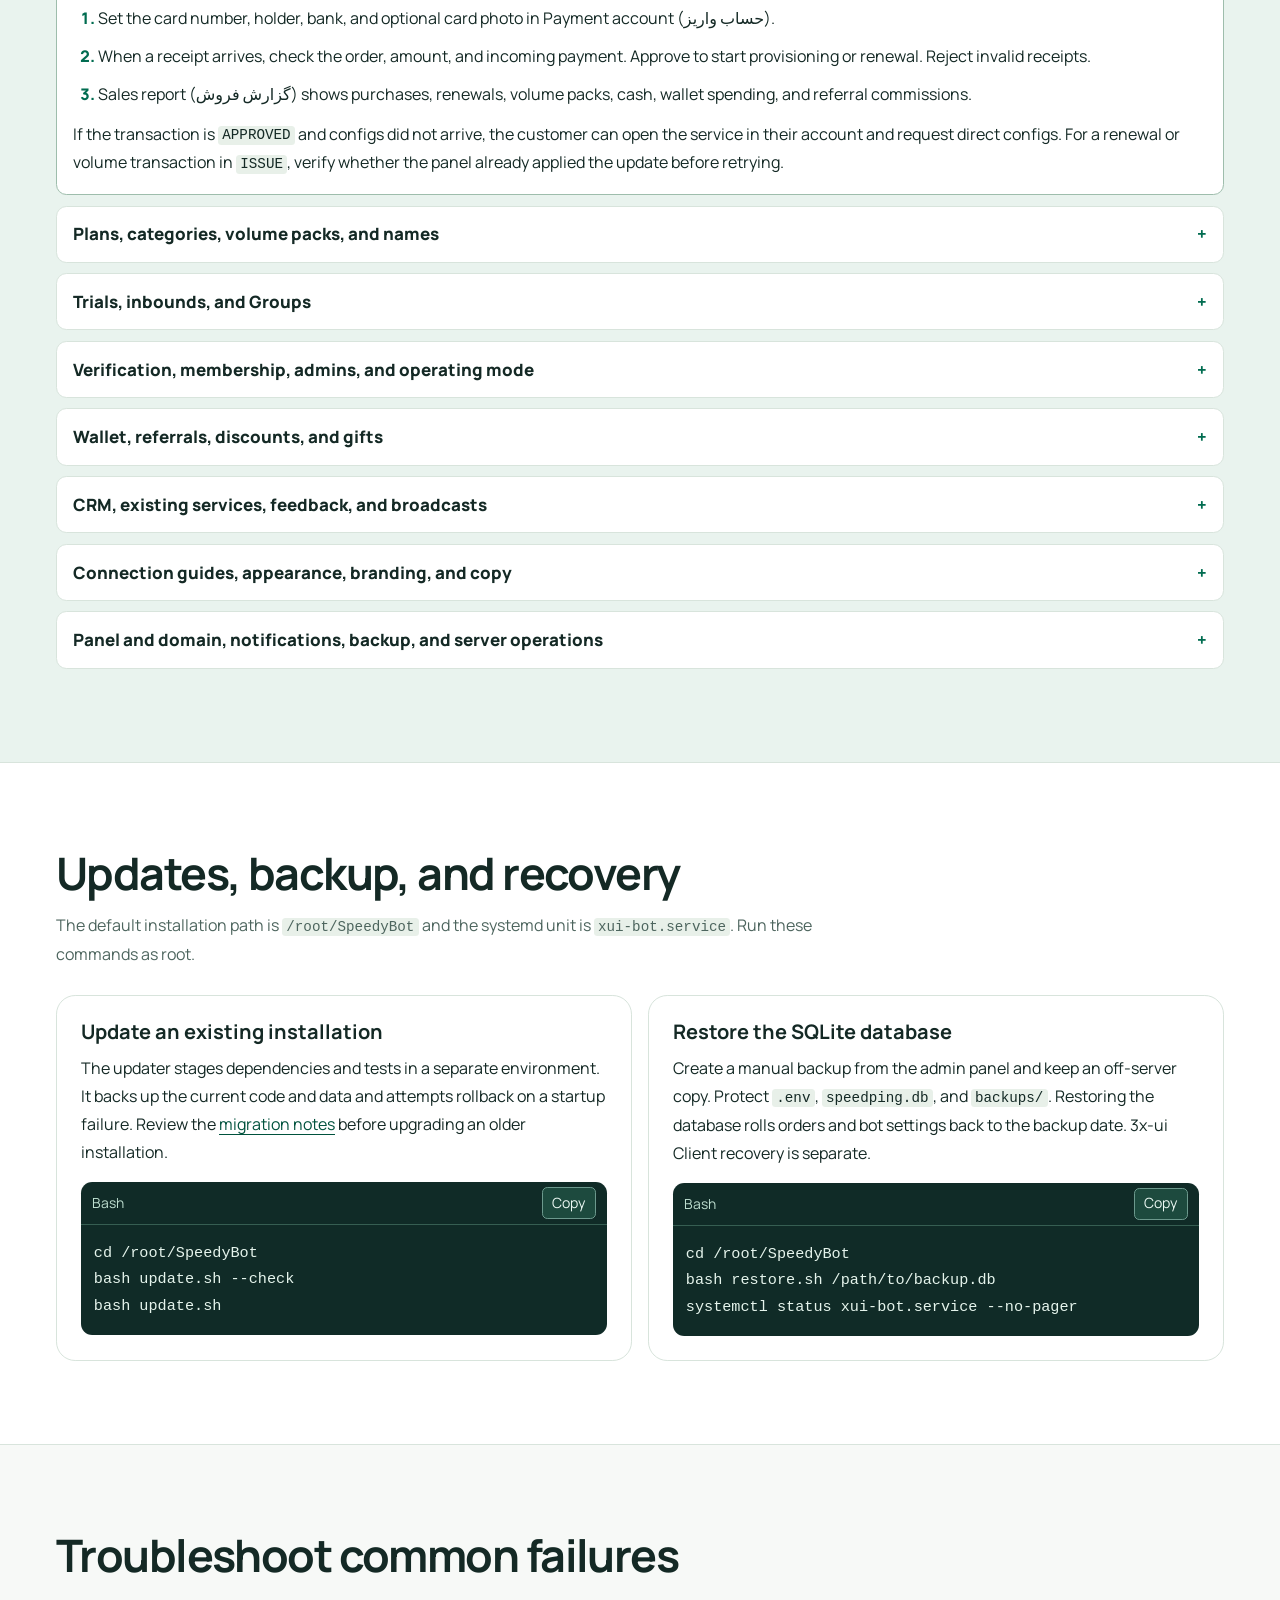
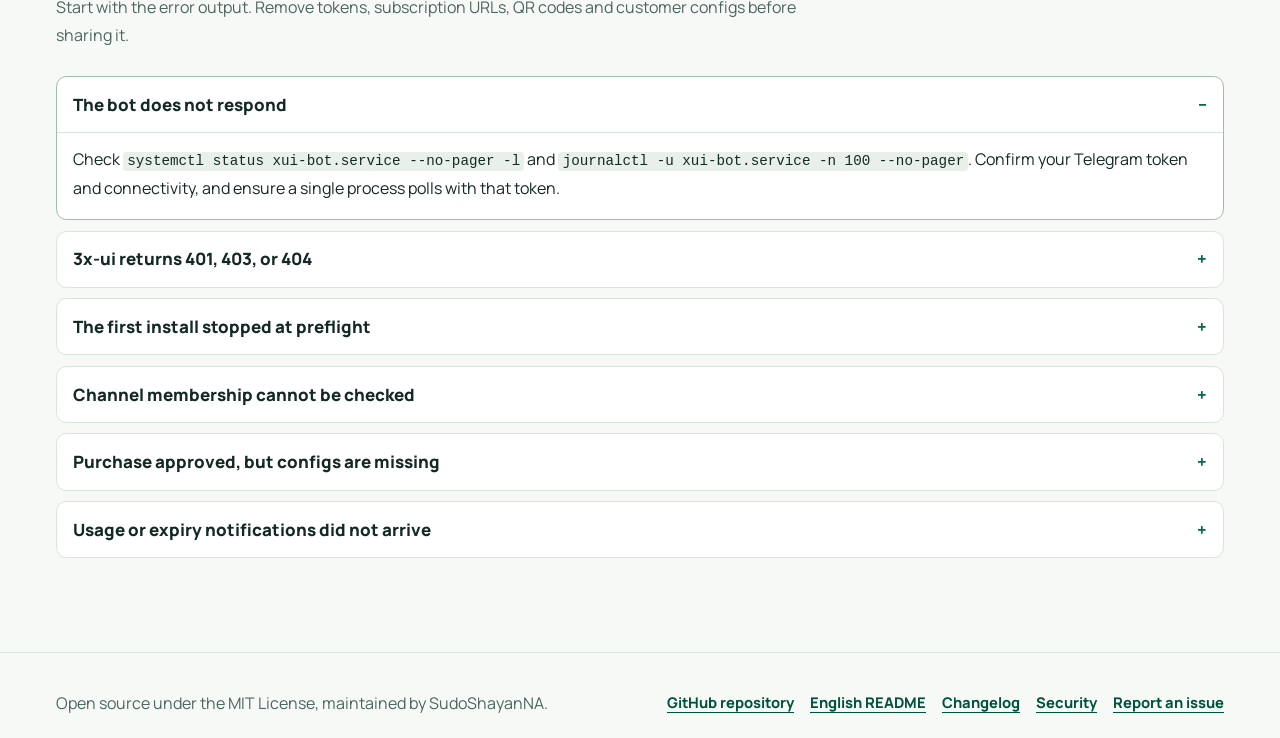
<file: docs/en/index.html>
<!doctype html>
<html lang="en" dir="ltr">
<head>
  <meta charset="utf-8">
  <meta name="viewport" content="width=device-width, initial-scale=1">
  <title>SpeedyBot | Telegram sales and subscriptions for 3x-ui</title>
  <meta name="description" content="Install SpeedyBot, the open-source Telegram sales and subscription bot for 3x-ui. Learn Linux setup, admin controls, backup, recovery, and troubleshooting.">
  <meta name="theme-color" content="#f7f9f7">
  <link rel="canonical" href="https://roseshayan.github.io/SpeedyBot/en/">
  <link rel="alternate" hreflang="fa" href="https://roseshayan.github.io/SpeedyBot/">
  <link rel="alternate" hreflang="en" href="https://roseshayan.github.io/SpeedyBot/en/">
  <link rel="alternate" hreflang="x-default" href="https://roseshayan.github.io/SpeedyBot/">
  <meta property="og:type" content="website">
  <meta property="og:site_name" content="SpeedyBot">
  <meta property="og:title" content="SpeedyBot | Telegram sales and subscriptions for 3x-ui">
  <meta property="og:description" content="Install SpeedyBot, the open-source Telegram sales and subscription bot for 3x-ui. Learn Linux setup, admin controls, backup, recovery, and troubleshooting.">
  <meta property="og:url" content="https://roseshayan.github.io/SpeedyBot/en/">
  <meta property="og:locale" content="en_US">
  <meta property="og:locale:alternate" content="fa_IR">
  <meta name="twitter:card" content="summary">
  <meta name="twitter:title" content="SpeedyBot | Telegram sales and subscriptions for 3x-ui">
  <meta name="twitter:description" content="Install SpeedyBot, the open-source Telegram sales and subscription bot for 3x-ui. Learn Linux setup, admin controls, backup, recovery, and troubleshooting.">
  <link rel="preconnect" href="https://fonts.googleapis.com">
  <link rel="preconnect" href="https://fonts.gstatic.com" crossorigin>
  <link rel="stylesheet" href="https://fonts.googleapis.com/css2?family=Manrope:wght@400;500;600;700;800&amp;display=swap">
  <link rel="stylesheet" href="../assets/site.css">
  <script type="application/ld+json">
{
  "@context": "https://schema.org",
  "@type": "SoftwareApplication",
  "name": "SpeedyBot",
  "description": "Install SpeedyBot, the open-source Telegram sales and subscription bot for 3x-ui. Learn Linux setup, admin controls, backup, recovery, and troubleshooting.",
  "url": "https://roseshayan.github.io/SpeedyBot/en/",
  "inLanguage": "en",
  "operatingSystem": "Linux",
  "applicationCategory": "BusinessApplication",
  "softwareHelp": "https://roseshayan.github.io/SpeedyBot/en/#install",
  "installUrl": "https://roseshayan.github.io/SpeedyBot/en/#install",
  "isAccessibleForFree": true,
  "offers": {
    "@type": "Offer",
    "price": "0",
    "priceCurrency": "USD",
    "url": "https://github.com/roseshayan/SpeedyBot"
  },
  "license": "https://github.com/roseshayan/SpeedyBot/blob/main/LICENSE",
  "author": {
    "@type": "Person",
    "name": "SudoShayanNA",
    "url": "https://github.com/roseshayan/SpeedyBot/blob/main/AUTHOR.md"
  },
  "sameAs": "https://github.com/roseshayan/SpeedyBot"
}
  </script>
  <script src="../assets/site.js" defer></script>
</head>
<body>
  <a class="skip" href="#main">Skip to main content</a>
  <header class="topbar">
    <div class="wrap">
      <a class="brand" href="./" aria-label="SpeedyBot">
        <span class="brand-mark" aria-hidden="true"></span><bdi lang="en">SpeedyBot</bdi>
      </a>
      <nav aria-label="Guide sections">
        <a href="#overview">Overview</a>
        <a href="#install">Install</a>
        <a href="#admin">Admin guide</a>
        <a href="#operations">Operations</a>
      </nav>
      <a class="language" href="../" hreflang="fa" lang="fa">فارسی</a>
    </div>
  </header>

  <main id="main" tabindex="-1">
    <section class="hero" aria-labelledby="hero-title">
      <div class="wrap hero-layout">
        <div>
          <p class="eyebrow">Open-source Telegram bot for 3x-ui</p>
          <h1 id="hero-title">Run your 3x-ui store <span>in Telegram.</span></h1>
          <p class="hero-text">SpeedyBot provisions 3x-ui services after payment approval and delivers subscription links and direct configs. Customers can check usage, renew, or contact support from their Telegram account.</p>
          <div class="actions">
            <a class="button button-primary" href="#install">Start installation</a>
            <a class="button" href="#admin">Explore the admin guide</a>
          </div>
          <ul class="stack" lang="en"><li>Telegram</li><li>3x-ui / Sanaei</li><li>Linux</li><li>MIT</li></ul>
        </div>
        <figure class="flow">
          <figcaption>From payment to delivery</figcaption>
          <ol>
            <li><span class="flow-icon" aria-hidden="true">TG</span><span><strong>Customer in Telegram</strong><small>Chooses a plan and sends a receipt</small></span></li>
            <li><span class="flow-icon" aria-hidden="true">OK</span><span><strong>Admin Control Center</strong><small>Verifies and approves the payment</small></span></li>
            <li><span class="flow-icon" aria-hidden="true">UI</span><span><strong>3x-ui panel</strong><small>Provisions the service and delivers configs</small></span></li>
          </ol>
          <p class="flow-foot">Customers can renew, buy volume, and check usage in their account.</p>
        </figure>
      </div>
    </section>

    <section class="section" id="overview" aria-labelledby="features-title">
      <div class="wrap">
        <div class="section-head"><h2 id="features-title">What SpeedyBot handles</h2></div>
        <div class="features">
          <article class="feature"><h3>Sales and delivery</h3><p>Card transfer with manual receipt approval or wallet checkout, free trials, service renewal, volume packs, subscription URLs, direct configs, and QR codes.</p></article>
          <article class="feature"><h3>Customer account</h3><p>Live traffic and expiry, purchase and wallet history, connection guides, support, and verified linking of existing panel services.</p></article>
          <article class="feature"><h3>Admin operations</h3><p>Plans and categories, inbound selection, channel membership, discounts and wallet gifts, referrals, CRM, service notifications, backups, and sales reports.</p></article>
        </div>
      </div>
    </section>

    <section class="section section-white" id="install" aria-labelledby="install-title">
      <div class="wrap">
        <header class="section-head"><h2 id="install-title">Install on a Linux server</h2><p class="lead">Use these steps for a fresh install on Ubuntu or Debian with systemd. Ubuntu 24.04 LTS and Python 3.11 or newer are recommended. Use the updater for an existing installation.</p></header>
        <div class="install-layout">
          <article class="panel">
            <h3>Prepare your bot and panel</h3>
            <ol>
              <li>Send <code>/newbot</code> to <a href="https://t.me/BotFather">BotFather</a> and store the token. Have the owner's numeric Telegram user ID ready. You can send your new bot a private message before starting it and read <code>message.from.id</code> in the <a href="https://core.telegram.org/bots/api#getupdates">getUpdates</a> response.</li>
              <li>In <a href="https://github.com/MHSanaei/3x-ui">3x-ui</a>, open Settings → Security → API Token and copy the full token value. Enable at least one inbound and check the Subscription address and path in the panel settings.</li>
              <li>The VPS needs outbound access to the Telegram Bot API and the panel. Customers must be able to reach the public subscription endpoint. SpeedyBot uses long polling, so it needs no inbound webhook port.</li>
            </ol>
          </article>
          <article class="panel">
            <h3>Run the installer</h3>
            <p>Switch to root with <code>sudo -i</code>, then run these commands on the server. The installer hides secret values as you enter them.</p>
            <div class="terminal">
              <div class="terminal-head"><span lang="en">Bash</span><button type="button" class="copy" hidden data-label="Copy" data-copied="Copied" data-selected="Text selected">Copy</button></div>
              <pre><code>apt update
apt install -y git
git clone https://github.com/roseshayan/SpeedyBot.git /root/SpeedyBot
cd /root/SpeedyBot
bash install.sh</code></pre>
            </div>
          </article>
        </div>
        <article class="panel">
          <h3>Installer inputs</h3>
          <div class="table-scroll">
            <table>
              <thead><tr><th scope="col">Setting</th><th scope="col">Example and purpose</th></tr></thead>
              <tbody>
                <tr><td><code>BOT_TOKEN</code></td><td>Full BotFather token</td></tr>
                <tr><td><code>ADMIN_ID</code></td><td>Owner's numeric Telegram user ID, for example <code>123456789</code></td></tr>
                <tr><td><code>XUI_API_URL</code></td><td>Panel origin, for example <code>https://panel.example.com:2053</code></td></tr>
                <tr><td><code>XUI_BASE_PATH</code></td><td>Hidden panel path, for example <code>/private</code>. Use <code>/</code> when the panel has no hidden path.</td></tr>
                <tr><td><code>XUI_BEARER_TOKEN</code></td><td>Raw 3x-ui API token value</td></tr>
                <tr><td><code>XUI_SUB_SERVER_URL</code></td><td>Public subscription origin, for example <code>https://sub.example.com:2096</code></td></tr>
                <tr><td><code>XUI_SUB_PATH</code></td><td>Actual subscription path, for example <code>/sub/</code></td></tr>
              </tbody>
            </table>
          </div>
          <p class="table-note">For <code>https://panel.example.com:2053/private/</code>, enter <code>/private</code> in the separate base-path field. Leave the customer-specific ID out of the subscription server and path. The installer checks read access to the panel API before enabling the service.</p>
        </article>
        <article class="panel first-run">
          <div><h3>Verify the first run</h3><p>Check the service and recent logs. Open your bot in the owner's private Telegram chat and send <code>/start</code> and <code>/sudoadmin</code>.</p></div>
          <div class="terminal">
              <div class="terminal-head"><span lang="en">Bash</span><button type="button" class="copy" hidden data-label="Copy" data-copied="Copied" data-selected="Text selected">Copy</button></div>
              <pre><code>systemctl status xui-bot.service --no-pager -l
journalctl -u xui-bot.service -n 100 --no-pager</code></pre>
            </div>
          <ol>
              <li>In Payment account <bdi>(حساب واریز)</bdi>, set the card number, holder, and bank. The card image is optional.</li>
              <li>Review the sample prices and allowances in Plans <bdi>(پلان‌ها)</bdi>. Set the trial and individual plan inbounds in Trial &amp; Inbounds.</li>
              <li>Run <code>/xuidiag</code> and <code>/groupsdiag</code>. From a test account, complete a trial and a purchase and check that configs arrive.</li>
            </ol>
        </article>
      </div>
    </section>

    <section class="section admin" id="admin" aria-labelledby="admin-title">
      <div class="wrap">
        <header class="section-head"><h2 id="admin-title">Admin Control Center guide</h2><p class="lead">Start from <code>/sudoadmin</code> unless the action is on a customer's receipt. The Persian menu labels below match the Telegram interface.</p></header>
        <div class="admin-tools" hidden>
          <label for="admin-search">Search admin guide</label>
          <input id="admin-search" type="search" placeholder="Try membership, discounts, or inbound">
        </div>
        <p id="admin-empty" role="status" hidden>No matching admin sections.</p>
        <details id="payments" open>
          <summary>Payment account, receipts, and sales reports</summary>
          <div class="detail">
            <ol><li>Set the card number, holder, bank, and optional card photo in Payment account <bdi>(حساب واریز)</bdi>.</li>
            <li>When a receipt arrives, check the order, amount, and incoming payment. Approve to start provisioning or renewal. Reject invalid receipts.</li>
            <li>Sales report <bdi>(گزارش فروش)</bdi> shows purchases, renewals, volume packs, cash, wallet spending, and referral commissions.</li></ol><p>If the transaction is <code>APPROVED</code> and configs did not arrive, the customer can open the service in their account and request direct configs. For a renewal or volume transaction in <code>ISSUE</code>, verify whether the panel already applied the update before retrying.</p>
          </div>
        </details>
        <details id="plans">
          <summary>Plans, categories, volume packs, and names</summary>
          <div class="detail">
            <ol><li>In Plans <bdi>(پلان‌ها)</bdi>, enter prices in Toman, traffic in GB, duration in days, and an IP limit. Set traffic to <code>0</code> for unlimited. See the example below.</li>
            <li>Put the plan ID first when editing. Use Plan categories <bdi>(دسته‌بندی پلان‌ها)</bdi> to create a category and assign a plan by ID.</li>
            <li>Create volume packs and choose the naming mode under Plans. Customers with unlimited plans do not see the extra-volume action.</li>
            <li>Deactivate a plan that has transaction history to preserve purchase records.</li></ol><p><code class="example">Monthly 2-user | 350000 | 30 | 30 | 2</code></p>
          </div>
        </details>
        <details id="trial">
          <summary>Trials, inbounds, and Groups</summary>
          <div class="detail">
            <ul><li>Use Trial &amp; Inbounds <bdi>(تست و Inboundها)</bdi> to enable trials, set default traffic/duration/IP limit, and choose inbounds for the trial or each plan. Resetting a selection restores all active inbounds.</li>
            <li>Before a user claims their first trial, use the custom trial menu <bdi>(تست اختصاصی)</bdi> and enter <code>Telegram ID | GB | Days | IP Limit | Note</code>.</li>
            <li>Groups <bdi>(Groups)</bdi> reads live client counts. Create and reconcile Groups to sync the expected groups. The defaults are <code>Customers</code> for paid services and <code>Trial</code> for trials.</li></ul>
          </div>
        </details>
        <details id="membership">
          <summary>Verification, membership, admins, and operating mode</summary>
          <div class="detail">
            <ul><li>Open Verification &amp; membership <bdi>(احراز و عضویت)</bdi> to require a phone number or Telegram channel membership. Make the bot an admin of the channel. Use a public <code>@channel</code> or public link. For private channels, supply the numeric ID and invite link, for example <code>-1001234567890 | https://t.me/+InviteLink</code>.</li>
            <li>Run Check bot access <bdi>(بررسی دسترسی ربات)</bdi>, enable membership, then test as a member and a non-member.</li>
            <li>The owner adds or removes admins by numeric ID. Blacklist <bdi>(لیست سیاه)</bdi> restricts purchases and trials. Deactivate user removes a user from active-user broadcasts.</li>
            <li>Sales mode <bdi>(وضعیت فروش)</bdi> controls normal operation, paused sales, or maintenance. Paused sales blocks purchases, renewals and volume adds. Maintenance also blocks trials. Account, guides and support stay available.</li></ul>
          </div>
        </details>
        <details id="rewards">
          <summary>Wallet, referrals, discounts, and gifts</summary>
          <div class="detail">
            <ul><li>Use Affiliate <bdi>(همکاری در فروش)</bdi> to set the referral commission, see the leaderboard, and adjust a wallet by Telegram ID. Example <code>123456789 | 50000</code>. Negative amounts deduct credit.</li>
            <li>Use Codes &amp; rewards <bdi>(کد و پاداش)</bdi> for cashback and fixed or percentage discounts with a minimum order, usage cap, or expiry.</li>
            <li>Gift codes add to the customer's wallet. The bot displays the field order and an example for each form.</li></ul><p>Percentage discount example <code class="example">WELCOME20 | percent | 20 | 200000 | 100 | 30</code></p><p>Wallet gift example <code class="example">GIFT50 | 50000 | 20 | 30</code></p>
          </div>
        </details>
        <details id="crm">
          <summary>CRM, existing services, feedback, and broadcasts</summary>
          <div class="detail">
            <ul><li>In CRM, toggle the acquisition survey or post-trial follow-up and set the delay. Users who buy before follow-up are skipped.</li>
            <li>To link an existing service, the customer supplies its panel Client name. The bot links it automatically when <code>tgId</code> matches. Review the claim before approving a request with a different ID.</li>
            <li>Customer feedback <bdi>(بازخورد مشتری)</bdi> shows ratings and comments. In Targeted broadcast <bdi>(پیام هدفمند)</bdi>, choose an audience such as paying customers or trial users who have never purchased, then send the message.</li></ul>
          </div>
        </details>
        <details id="appearance">
          <summary>Connection guides, appearance, branding, and copy</summary>
          <div class="detail">
            <ul><li>In Connection guides <bdi>(راهنمای اتصال)</bdi>, select a platform, add text, photos or video, adjust the order, and preview the guide.</li>
            <li>Edit the welcome message and help text in Text &amp; FAQ <bdi>(متن‌ها و FAQ)</bdi>. Use Brand &amp; customer menu <bdi>(برند و منوی مشتری)</bdi> to change the brand name or visible buttons.</li>
            <li>Use Appearance <bdi>(ظاهر و دکمه‌ها)</bdi> for button styles and Custom Emoji. Run <code>/emojiid</code> to find an emoji ID and use the in-bot test.</li>
            <li>The hourly VPS menu <bdi>(سرور مجازی ساعتی)</bdi> is a hosting referral. VPS installation and management happen outside the bot.</li></ul>
          </div>
        </details>
        <details id="panel-ops">
          <summary>Panel and domain, notifications, backup, and server operations</summary>
          <div class="detail">
            <ul><li>Use Panel &amp; domain (.env) <bdi>(پنل و دامنه)</bdi> to change API settings and the subscription endpoint. Run the live connection test before accepting new orders. Use domain replacement when it should update other stored URLs too.</li>
            <li>Service notifications <bdi>(اعلان سرویس)</bdi> shows the monitoring configuration and lets you toggle or run a check. Server status reads CPU, memory, disk and Xray state from the panel.</li>
            <li>Backup <bdi>(بکاپ)</bdi> covers manual snapshots of SQLite, automatic backups, Telegram delivery, and database restore. Panel Snapshot is a read-only 3x-ui JSON export. Audit Log records administrative events and can mirror them to a private chat.</li>
            <li>Remove from panel <bdi>(حذف از پنل)</bdi> deletes the named 3x-ui Client. Verify the exact Client and associated order first.</li></ul>
          </div>
        </details>
      </div>
    </section>

    <section class="section section-white" id="operations" aria-labelledby="operations-title">
      <div class="wrap">
        <header class="section-head"><h2 id="operations-title">Updates, backup, and recovery</h2><p class="lead">The default installation path is <code>/root/SpeedyBot</code> and the systemd unit is <code>xui-bot.service</code>. Run these commands as root.</p></header>
        <div class="ops-grid">
          <article class="panel">
            <h3>Update an existing installation</h3>
            <p>The updater stages dependencies and tests in a separate environment. It backs up the current code and data and attempts rollback on a startup failure. Review the <a href="https://github.com/roseshayan/SpeedyBot/blob/main/MIGRATION_NOTES.md">migration notes</a> before upgrading an older installation.</p>
            <div class="terminal">
              <div class="terminal-head"><span lang="en">Bash</span><button type="button" class="copy" hidden data-label="Copy" data-copied="Copied" data-selected="Text selected">Copy</button></div>
              <pre><code>cd /root/SpeedyBot
bash update.sh --check
bash update.sh</code></pre>
            </div>
          </article>
          <article class="panel">
            <h3>Restore the SQLite database</h3>
            <p>Create a manual backup from the admin panel and keep an off-server copy. Protect <code>.env</code>, <code>speedping.db</code>, and <code>backups/</code>. Restoring the database rolls orders and bot settings back to the backup date. 3x-ui Client recovery is separate.</p>
            <div class="terminal">
              <div class="terminal-head"><span lang="en">Bash</span><button type="button" class="copy" hidden data-label="Copy" data-copied="Copied" data-selected="Text selected">Copy</button></div>
              <pre><code>cd /root/SpeedyBot
bash restore.sh /path/to/backup.db
systemctl status xui-bot.service --no-pager</code></pre>
            </div>
          </article>
        </div>
      </div>
    </section>

    <section class="section" id="troubleshooting" aria-labelledby="troubleshooting-title">
      <div class="wrap">
        <header class="section-head"><h2 id="troubleshooting-title">Troubleshoot common failures</h2><p class="lead">Start with the error output. Remove tokens, subscription URLs, QR codes and customer configs before sharing it.</p></header>
        <details id="help-1" open>
          <summary>The bot does not respond</summary>
          <div class="detail">
            <p>Check <code>systemctl status xui-bot.service --no-pager -l</code> and <code>journalctl -u xui-bot.service -n 100 --no-pager</code>. Confirm your Telegram token and connectivity, and ensure a single process polls with that token.</p>
          </div>
        </details>
        <details id="help-2">
          <summary>3x-ui returns 401, 403, or 404</summary>
          <div class="detail">
            <p>Run <code>/xuidiag</code> or the live connection test. For 401 or 403, inspect the plaintext token and API access. For 404, check the base URL, hidden path, and reverse proxy routes separately.</p>
          </div>
        </details>
        <details id="help-3">
          <summary>The first install stopped at preflight</summary>
          <div class="detail">
            <p>On a fresh install, <code>.env</code> can be written before connectivity verification. If no service was created yet, move the file to a private backup path and rerun the installer with corrected values. Use the settings and updater for an existing installation.</p>
          </div>
        </details>
        <details id="help-4">
          <summary>Channel membership cannot be checked</summary>
          <div class="detail">
            <p>Open Verification &amp; membership and run Check bot access. Check that the bot is an admin in the configured channel and use the numeric Chat ID for a private channel. Recheck membership from a customer account.</p>
          </div>
        </details>
        <details id="help-5">
          <summary>Purchase approved, but configs are missing</summary>
          <div class="detail">
            <p>Open the service in the customer's account and choose Get direct configs. If a link points to the wrong host, compare it with Copy URL in 3x-ui and check the inbound's Share Address or Public Host.</p>
          </div>
        </details>
        <details id="help-6">
          <summary>Usage or expiry notifications did not arrive</summary>
          <div class="detail">
            <p>Run a check from Service notifications or send <code>/notifydiag</code>. Review matched services and errors. Run <code>/groupsdiag</code> to check live panel groups.</p>
          </div>
        </details>
      </div>
    </section>
  </main>

  <footer>
    <div class="wrap">
      <p>Open source under the MIT License, maintained by SudoShayanNA.</p>
      <nav aria-label="Project resources">
        <a href="https://github.com/roseshayan/SpeedyBot">GitHub repository</a>
        <a href="https://github.com/roseshayan/SpeedyBot/blob/main/README.md">English README</a>
        <a href="https://github.com/roseshayan/SpeedyBot/blob/main/CHANGELOG.md">Changelog</a>
        <a href="https://github.com/roseshayan/SpeedyBot/blob/main/SECURITY.md">Security</a>
        <a href="https://github.com/roseshayan/SpeedyBot/issues">Report an issue</a>
      </nav>
    </div>
  </footer>
  <div id="clipboard-status" class="visually-hidden" role="status"></div>
</body>
</html>
</file>
<file: docs/assets/site.css>
:root {
  color-scheme: light;
  --page: #f7f9f7;
  --paper: #fff;
  --ink: #142925;
  --muted: #4d655e;
  --green: #006c50;
  --green-dark: #00523d;
  --wash: #e5f5ec;
  --line: #d8e4dc;
  --night: #102b27;
  --night-text: #e5f4ec;
  --radius: 1.2rem;
  --font: Manrope, system-ui, sans-serif;
}
:lang(fa) { --font: Vazirmatn, Tahoma, system-ui, sans-serif; }
*, *::before, *::after { box-sizing: border-box; }
[hidden] { display: none !important; }
html { scroll-padding-top: 6rem; }
body {
  margin: 0;
  background: var(--page);
  color: var(--ink);
  font: 1rem/1.75 var(--font);
}
a { color: var(--green-dark); text-underline-offset: .25em; }
a:hover { text-decoration-thickness: .12em; }
button, input { font: inherit; }
button { cursor: pointer; }
:focus-visible { outline: 3px solid #148565; outline-offset: 4px; }
main:focus { outline: 0; }
.visually-hidden {
  position: absolute;
  width: 1px;
  height: 1px;
  clip-path: inset(50%);
  overflow: hidden;
  white-space: nowrap;
}
h1, h2, h3, p { margin: 0; }
h1, h2, h3 { line-height: 1.2; }
h2 { font-size: clamp(1.9rem, 3.5vw, 2.8rem); letter-spacing: -.035em; }
h3 { font-size: 1.25rem; }
:lang(fa) h1, :lang(fa) h2 { letter-spacing: 0; }
p + p { margin-block-start: .8rem; }
ol, ul { margin: .65rem 0 0; padding-inline-start: 1.55rem; }
li + li { margin-block-start: .65rem; }
li::marker { color: var(--green); font-weight: 800; }
code {
  direction: ltr;
  unicode-bidi: isolate;
  font-family: ui-monospace, SFMono-Regular, Consolas, monospace;
  font-size: .89em;
  overflow-wrap: anywhere;
}
p code, li code, td code, .lead code {
  padding: .08em .3em;
  background: #e8f0e9;
  border-radius: .25em;
}
.wrap { width: min(73rem, calc(100% - 3rem)); margin-inline: auto; }
.skip {
  position: fixed;
  z-index: 3;
  inset-block-start: .5rem;
  inset-inline-start: .5rem;
  padding: .45rem .9rem;
  border-radius: .45rem;
  background: var(--paper);
  transform: translateY(-160%);
}
.skip:focus { transform: none; }
.topbar {
  position: sticky;
  z-index: 2;
  inset-block-start: 0;
  background: var(--page);
  border-block-end: 1px solid var(--line);
}
.topbar .wrap {
  min-height: 4.5rem;
  display: flex;
  align-items: center;
  justify-content: space-between;
  gap: .75rem 1.5rem;
}
.brand {
  display: inline-flex;
  flex: none;
  align-items: center;
  gap: .55rem;
  color: var(--ink);
  text-decoration: none;
  font: 800 1.27rem/1.1 Manrope, system-ui, sans-serif;
}
.brand-mark {
  display: inline-grid;
  flex: none;
  width: 2rem;
  height: 2rem;
  place-items: center;
  background: var(--green);
  border-radius: .55rem;
}
.brand-mark::before {
  content: "";
  width: 1rem;
  height: 1rem;
  background: #e5ff83;
  clip-path: polygon(62% 0, 15% 55%, 47% 55%, 36% 100%, 88% 43%, 55% 43%);
}
.topbar nav { display: flex; flex-wrap: wrap; gap: .25rem clamp(.65rem, 2.5vw, 1.65rem); }
.topbar nav a {
  color: var(--muted);
  font-size: .92rem;
  font-weight: 720;
  text-decoration: none;
}
.topbar nav a:hover { color: var(--green-dark); text-decoration: underline; }
.language { flex: none; font-size: .9rem; font-weight: 800; }
.hero { padding-block: clamp(3.4rem, 8vw, 7rem) clamp(3rem, 7vw, 5.4rem); }
.hero-layout {
  display: grid;
  grid-template-columns: 1.23fr 1fr;
  align-items: center;
  gap: clamp(2rem, 5vw, 5rem);
}
.eyebrow { font-size: .91rem; font-weight: 800; color: var(--green); }
.hero h1 {
  margin-block: .75rem 1.15rem;
  font-size: clamp(2.65rem, 5.65vw, 5.15rem);
  font-weight: 800;
  line-height: 1.11;
  letter-spacing: -.065em;
}
.hero h1 span { display: block; color: var(--green); }
.hero-text { max-width: 34rem; color: var(--muted); font-size: clamp(1rem, 1.55vw, 1.18rem); }
.actions { display: flex; flex-wrap: wrap; gap: .65rem; margin-block: 1.7rem 1.35rem; }
.button {
  display: inline-flex;
  align-items: center;
  justify-content: center;
  min-height: 3rem;
  padding: .52rem 1rem;
  border: 1px solid var(--line);
  background: var(--paper);
  border-radius: .55rem;
  color: var(--ink);
  text-decoration: none;
  font-weight: 800;
  transition: background-color .18s, border-color .18s;
}
.button:hover { background-color: var(--wash); border-color: #aacdbd; }
.button-primary { background: var(--green); border-color: var(--green); color: #fff; }
.button-primary:hover { background: var(--green-dark); border-color: var(--green-dark); }
.stack { display: flex; flex-wrap: wrap; list-style: none; gap: .45rem; padding: 0; }
.stack li {
  margin: 0;
  padding: .14rem .56rem;
  border: 1px solid var(--line);
  border-radius: .36rem;
  color: var(--muted);
  font: 700 .85rem/1.65 Manrope, system-ui, sans-serif;
}
.flow {
  position: relative;
  margin: 0;
  padding: clamp(1.2rem, 3.5vw, 2.35rem);
  border-radius: calc(var(--radius) + .26rem);
  overflow: hidden;
  background-color: var(--night);
  background-image: radial-gradient(#356459 1px, transparent 1px), radial-gradient(ellipse at 90% 0, #245b4b, transparent 68%);
  background-size: 18px 18px, 100% 100%;
  color: #fff;
  box-shadow: 0 18px 45px -31px #0d2e27;
}
.flow figcaption { font-weight: 800; font-size: 1.15rem; }
.flow ol { padding: 0; list-style: none; margin: 1.15rem 0 .9rem; }
.flow li {
  position: relative;
  display: grid;
  grid-template-columns: 2.65rem minmax(0, 1fr);
  align-items: center;
  gap: .8rem;
  min-height: 4.6rem;
  padding: .65rem .8rem;
  border: 1px solid #427568;
  border-radius: .7rem;
  background: #153931;
}
.flow li + li { margin-block-start: .7rem; }
.flow li + li::before {
  content: "";
  position: absolute;
  width: 2px;
  height: .76rem;
  inset-block-start: -.76rem;
  inset-inline-start: 2.12rem;
  background: #6b9f8e;
}
.flow li:last-child { border-color: #7da88d; background: #21493b; }
.flow-icon {
  display: grid;
  width: 2.65rem;
  height: 2.65rem;
  place-content: center;
  border-radius: .5rem;
  background: #265347;
  color: #c1ead4;
  font: 800 .84rem/1 Manrope, system-ui, sans-serif;
}
.flow li:last-child .flow-icon { background: #ddf77c; color: #1f3822; }
.flow strong, .flow small { display: block; }
.flow small, .flow-foot { color: #c5ded4; font-size: .89rem; }
.section { padding-block: clamp(3.1rem, 7vw, 5.2rem); border-block-start: 1px solid var(--line); }
.section-white { background: var(--paper); }
.section-head { margin-block-end: 1.7rem; }
.lead { max-width: 49rem; margin-block-start: .7rem; color: var(--muted); }
.features { display: grid; grid-template-columns: repeat(3, minmax(0, 1fr)); gap: .85rem; }
.feature { padding: 1.25rem; background: var(--paper); border: 1px solid var(--line); border-radius: var(--radius); }
.feature h3 { margin-block-end: .52rem; }
.feature p { color: var(--muted); }
.install-layout { display: grid; grid-template-columns: minmax(0, 1fr) minmax(0, 1.1fr); align-items: start; gap: 1.15rem; }
.panel { min-width: 0; padding: clamp(1rem, 2.4vw, 1.5rem); border: 1px solid var(--line); border-radius: var(--radius); background: var(--paper); }
.panel h3 { margin-block-end: .6rem; }
.panel + .panel, .install-layout + .panel { margin-block-start: 1.1rem; }
.install-layout .panel { margin: 0; }
.terminal {
  margin-block-start: 1rem;
  overflow: hidden;
  background: var(--night);
  color: var(--night-text);
  border-radius: .7rem;
}
.terminal-head {
  min-height: 2.45rem;
  display: flex;
  align-items: center;
  justify-content: space-between;
  padding: .3rem .7rem;
  border-block-end: 1px solid #365e52;
  color: #bddecf;
  font-size: .87rem;
}
.copy {
  min-height: 2rem;
  border: 1px solid #6c998d;
  border-radius: .33rem;
  padding: .05rem .6rem;
  color: #edf9f4;
  background: #1d4a3e;
  font-size: .88rem;
}
.copy:hover { background: #2c6857; }
pre {
  direction: ltr;
  text-align: left;
  margin: 0;
  padding: .95rem .8rem;
  overflow-x: auto;
  font-size: clamp(.85rem, 1.3vw, .95rem);
  line-height: 1.75;
}
pre code { font-size: inherit; overflow-wrap: normal; }
.table-scroll { margin-block: .75rem; overflow: auto; }
table { width: 100%; border-collapse: collapse; text-align: start; }
th, td { padding: .5rem .65rem; border-block-end: 1px solid var(--line); text-align: start; vertical-align: top; }
th { background: var(--wash); }
td:first-child { width: 31%; }
.table-note { font-size: .9rem; color: var(--muted); }
.first-run { display: grid; grid-template-columns: minmax(0, 1fr) minmax(0, 1.1fr); align-items: start; gap: 1rem 1.7rem; }
.first-run .terminal { margin: 0; }
.first-run ol { grid-column: 1 / -1; }
.admin { background: #e9f3ee; }
.admin-tools {
  display: flex;
  flex-wrap: wrap;
  align-items: center;
  gap: .5rem 1.2rem;
  margin-block-end: 1rem;
}
.admin-tools label { font-weight: 800; }
.admin-tools input {
  inline-size: min(100%, 29rem);
  min-height: 2.75rem;
  padding: .45rem .7rem;
  color: var(--ink);
  background: var(--paper);
  border: 1px solid #a6bdaf;
  border-radius: .5rem;
}
details {
  margin-block: .65rem;
  background: var(--paper);
  border: 1px solid var(--line);
  border-radius: .65rem;
}
details[open] { border-color: #9ebdac; }
summary {
  position: relative;
  padding: .8rem 1rem;
  padding-inline-end: 2.4rem;
  list-style: none;
  cursor: pointer;
  font-size: 1.06rem;
  font-weight: 800;
}
summary::-webkit-details-marker { display: none; }
summary::after { content: "+"; position: absolute; inset-inline-end: 1rem; color: var(--green); }
details[open] summary::after { content: "−"; }
details[open] summary { border-block-end: 1px solid var(--line); }
.detail { padding: .75rem 1rem 1.05rem; }
.detail p { margin-block-start: .7rem; }
.detail :first-child { margin-block-start: 0; }
.example { display: inline-block; }
.ops-grid { display: grid; grid-template-columns: repeat(2, minmax(0, 1fr)); gap: 1rem; }
.ops-grid .panel { margin: 0; }
footer { border-block-start: 1px solid var(--line); padding-block: 2.25rem; color: var(--muted); }
footer .wrap { display: flex; align-items: center; flex-wrap: wrap; justify-content: space-between; gap: .7rem 1.4rem; }
footer nav { display: flex; flex-wrap: wrap; gap: .4rem 1rem; font-size: .92rem; font-weight: 750; }
@media (max-width: 56rem) {
  .hero-layout { grid-template-columns: 1.1fr 1fr; gap: 1.5rem; }
  .features { grid-template-columns: repeat(2, minmax(0, 1fr)); }
  .feature:last-child { grid-column: 1 / -1; }
  .install-layout { grid-template-columns: 1fr; }
}
@media (max-width: 42rem) {
  html { scroll-padding-top: 7rem; }
  .wrap { width: calc(100% - 1.75rem); }
  .topbar .wrap { flex-wrap: wrap; gap: .45rem .85rem; padding-block: .65rem; min-height: auto; }
  .topbar nav { order: 3; width: 100%; justify-content: space-between; }
  .hero-layout, .features, .first-run, .ops-grid { grid-template-columns: minmax(0, 1fr); }
  .feature:last-child { grid-column: auto; }
  .hero { padding-block-start: 2.7rem; }
}
@media (prefers-reduced-motion: reduce) {
  *, *::before, *::after { transition: none !important; }
}
</file>
